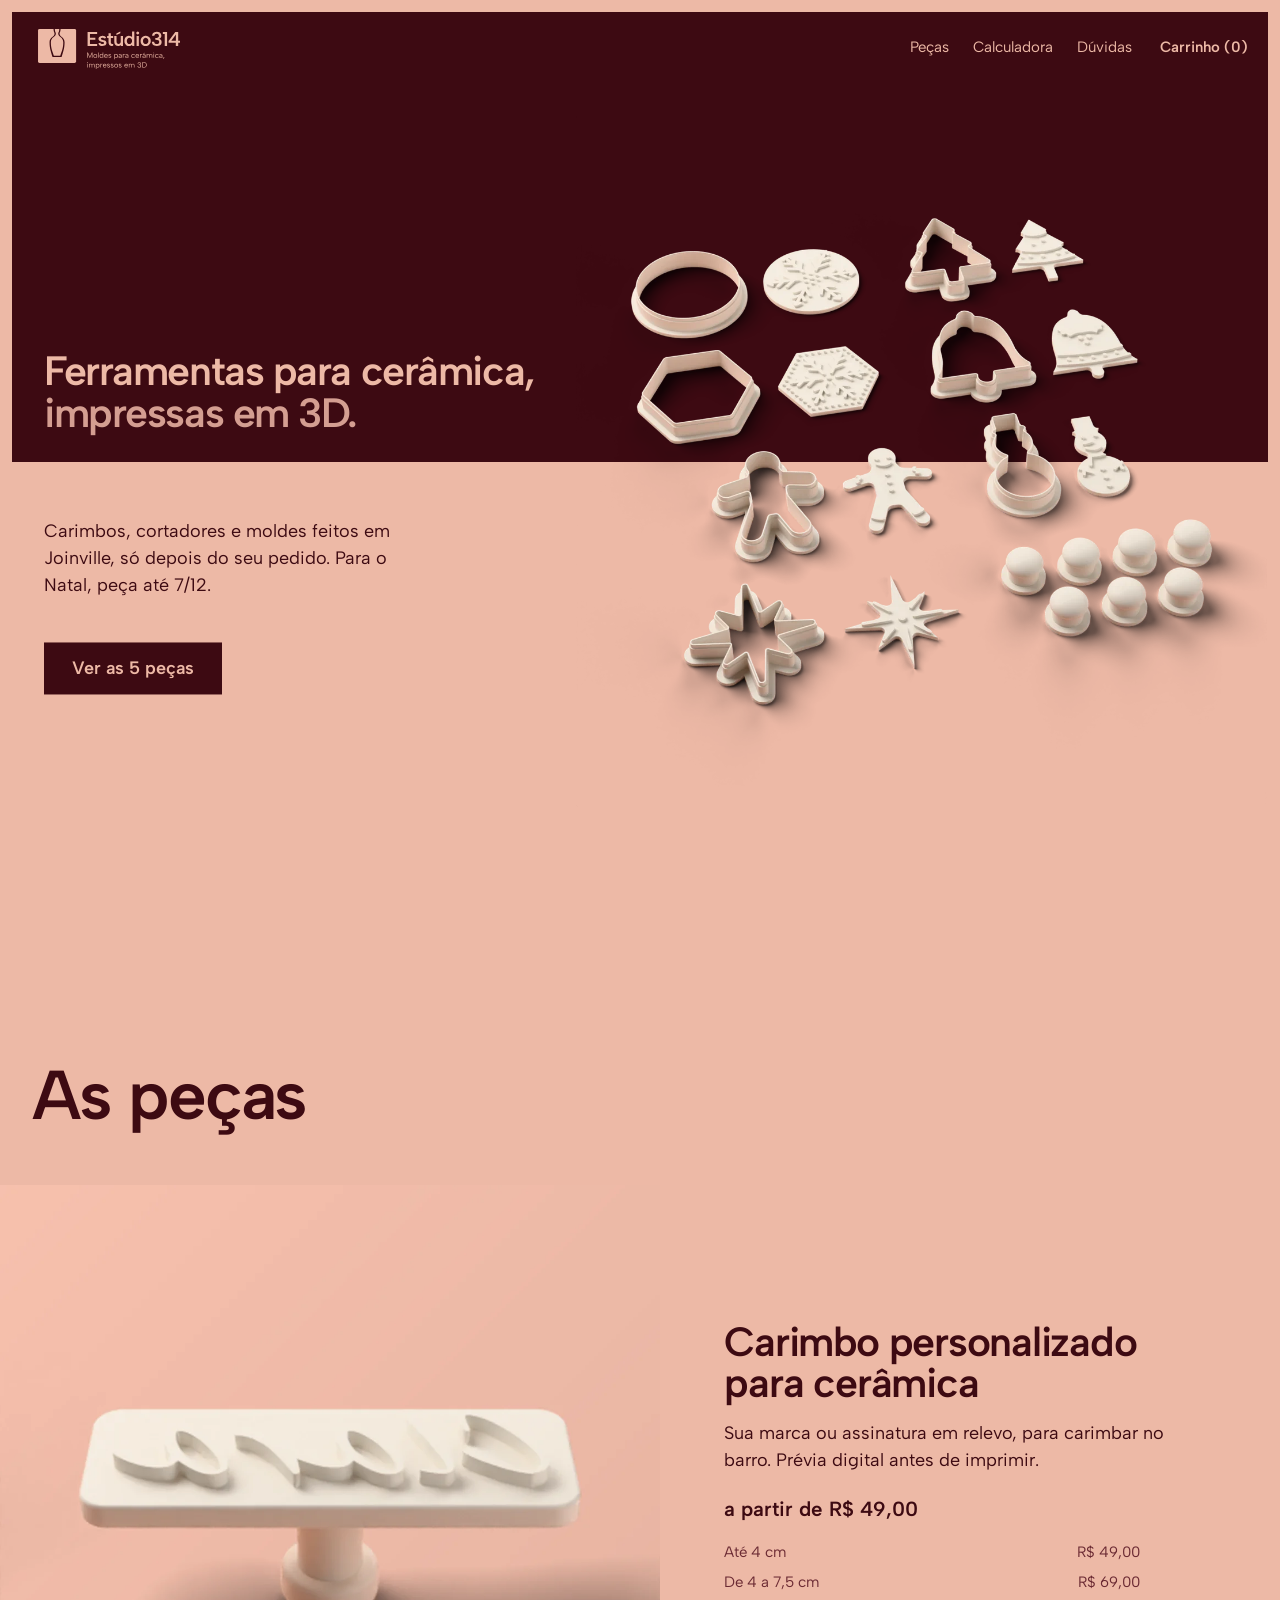
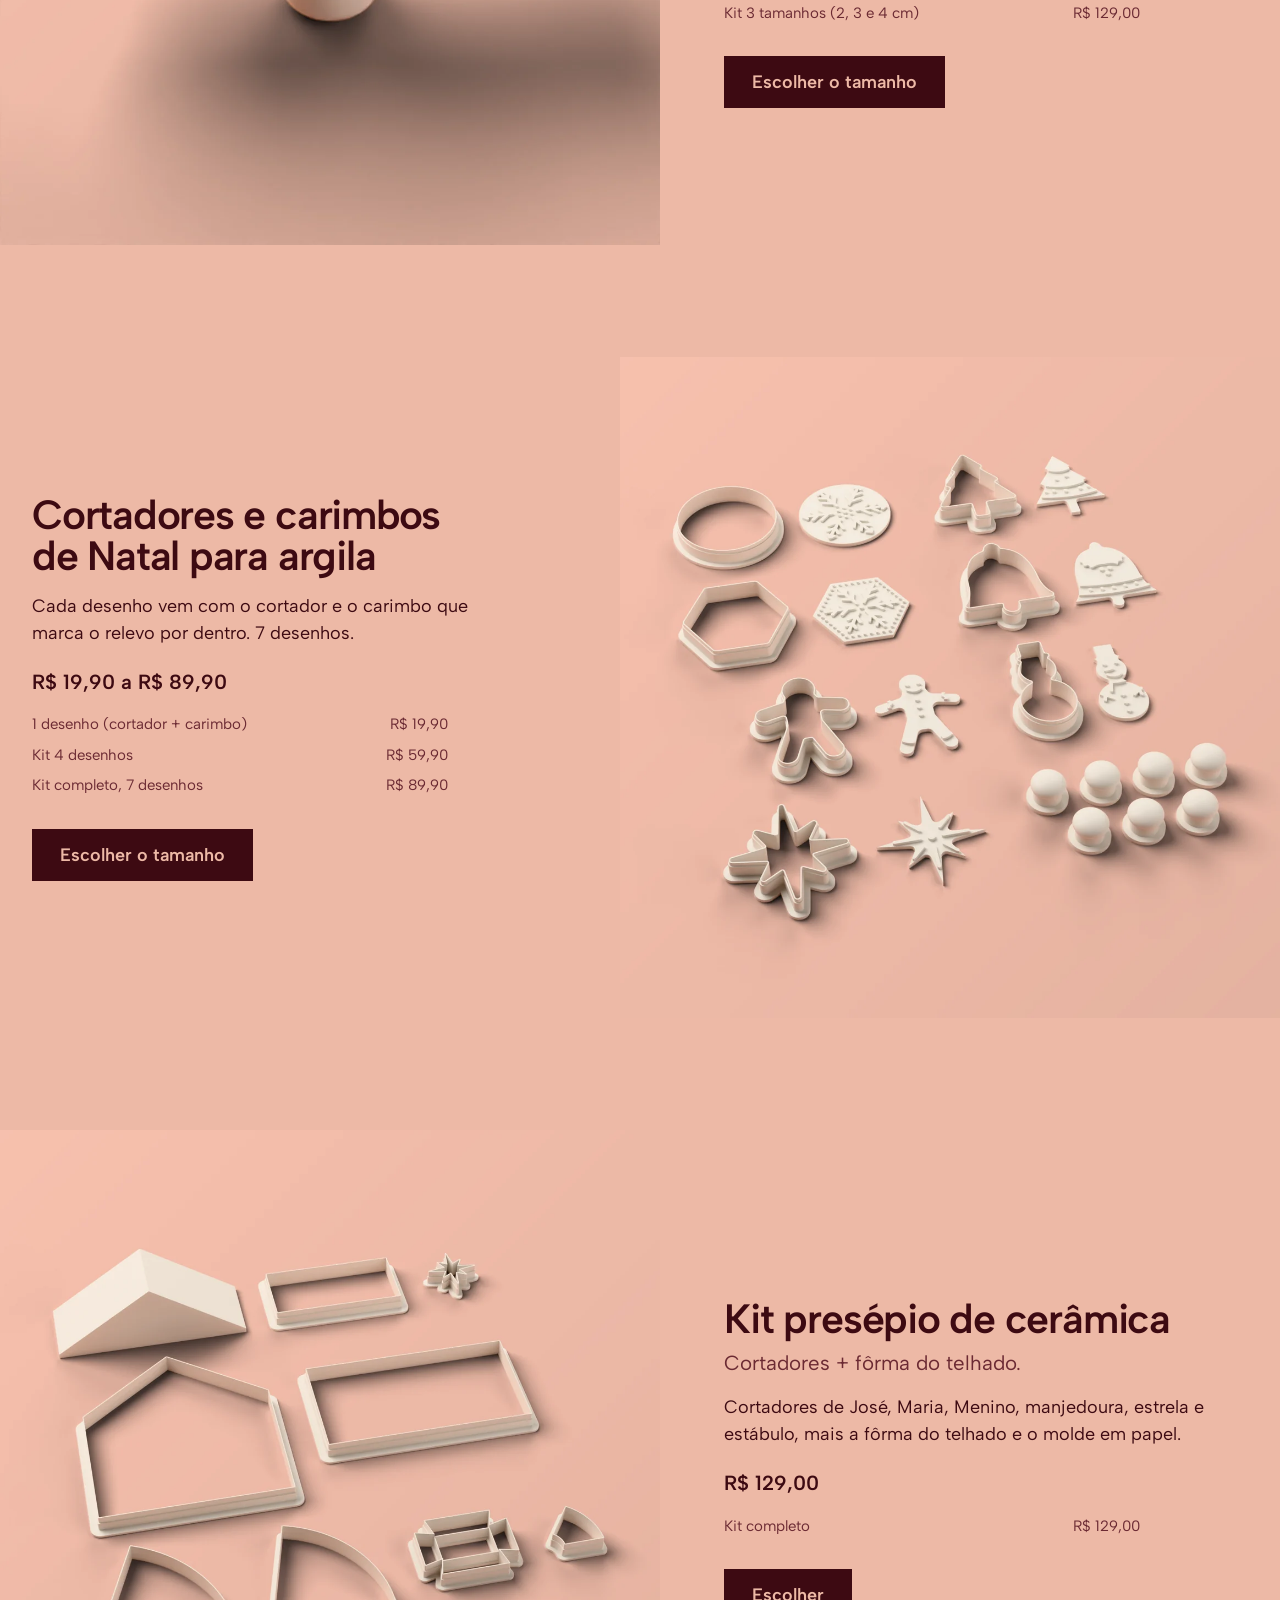
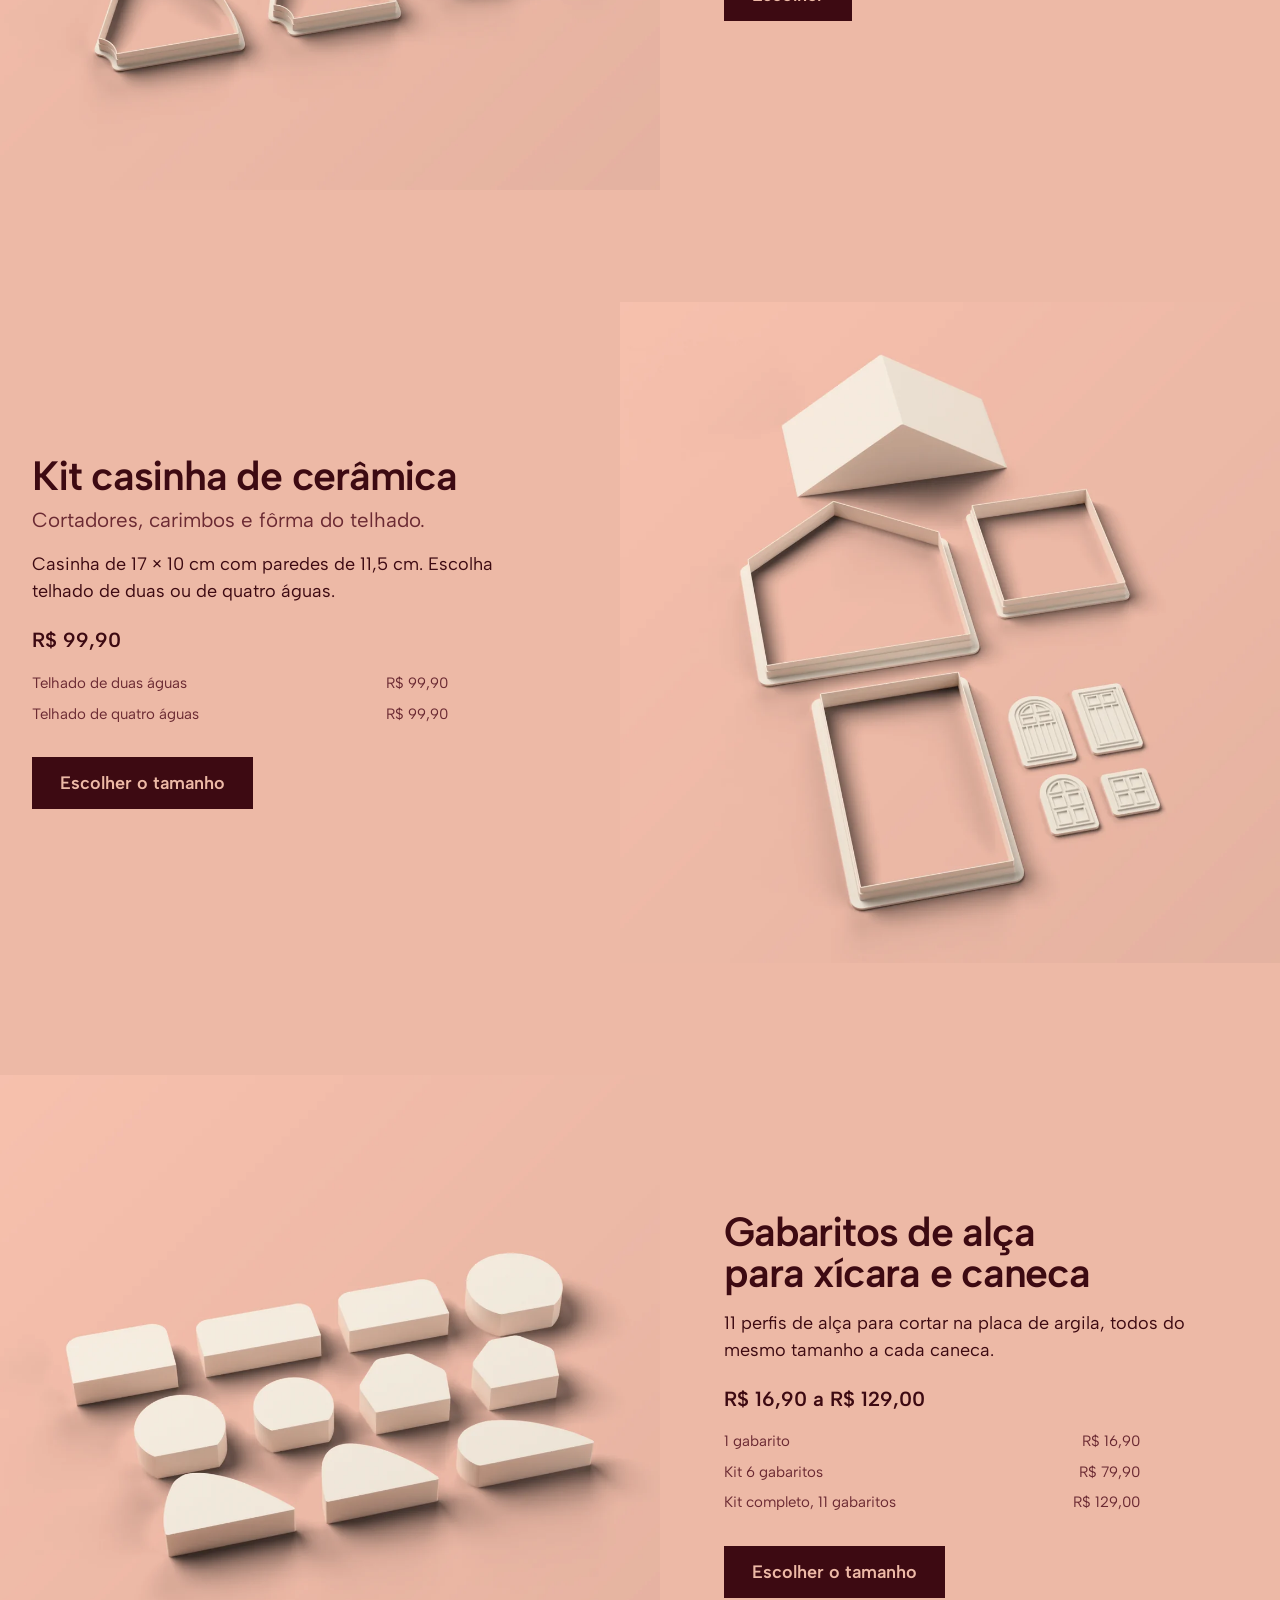
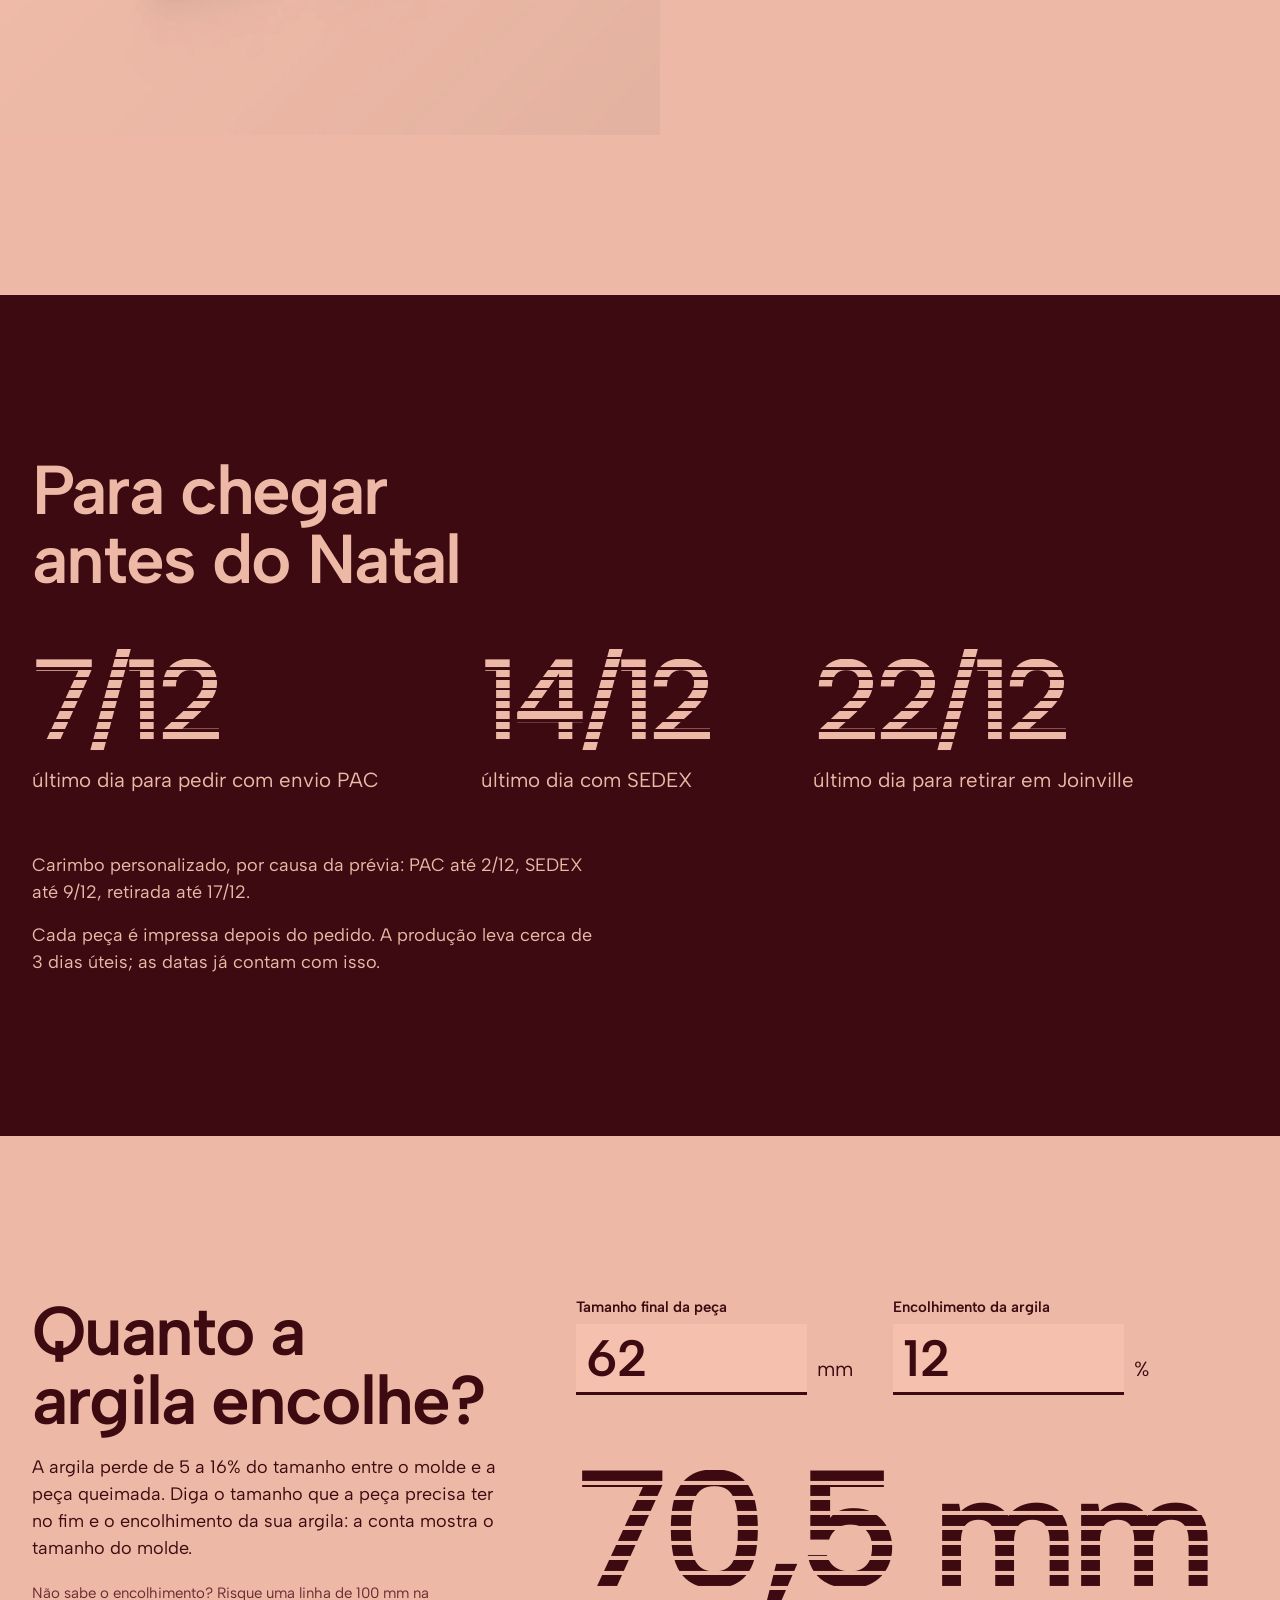
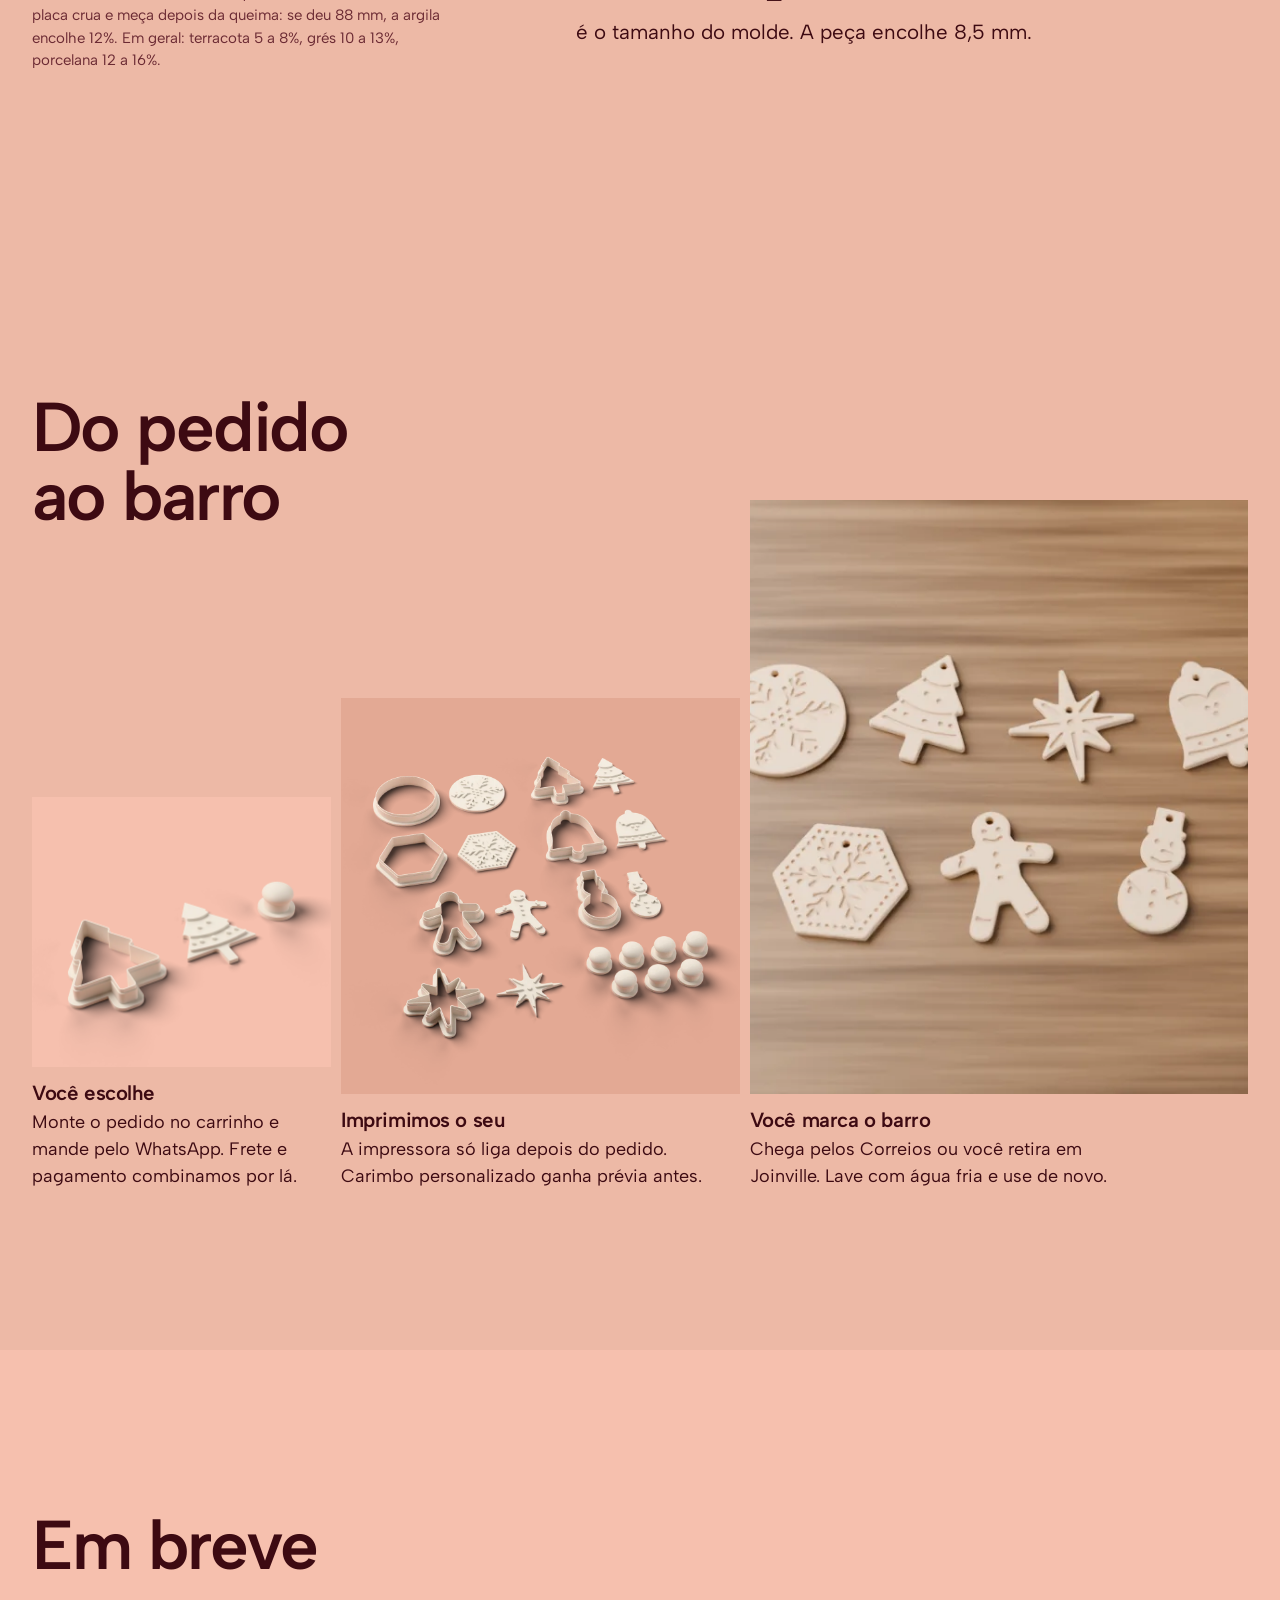
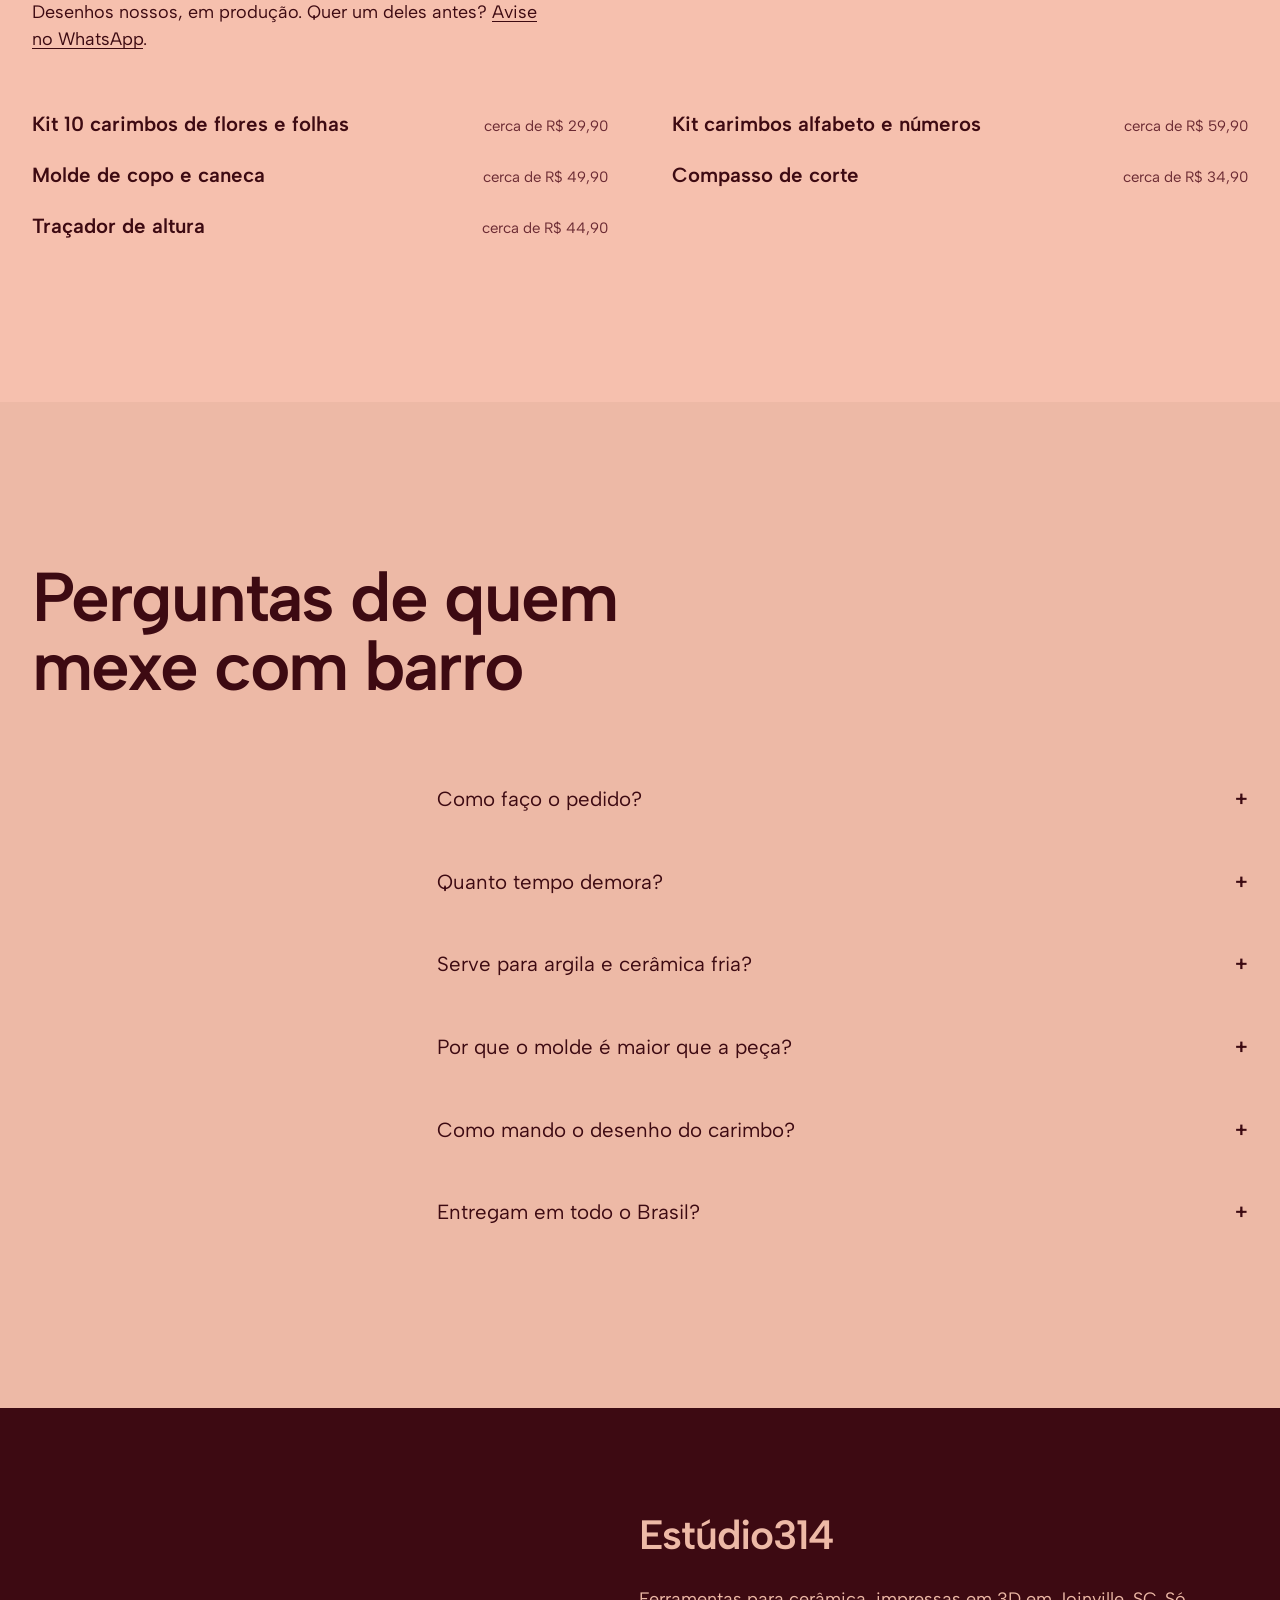
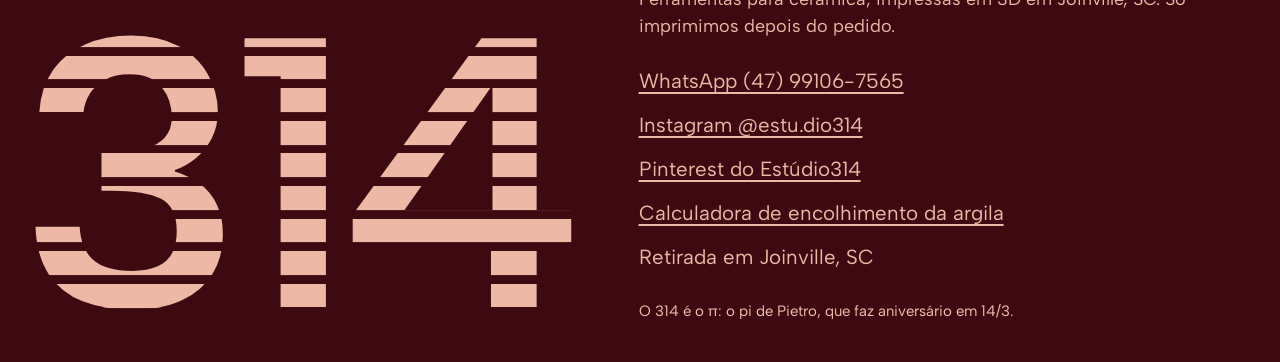
<file: index.html>
<!doctype html>
<html lang="pt-BR">
<head>
<meta charset="utf-8">
<meta name="viewport" content="width=device-width, initial-scale=1">
<title>Estúdio314: ferramentas para cerâmica impressas em 3D</title>
<meta name="description" content="Carimbos personalizados, cortadores de argila, moldes e gabaritos impressos em 3D em Joinville/SC. Feitos sob demanda para ceramistas e ateliês.">
<link rel="canonical" href="https://estudio314.com.br/">
<meta property="og:type" content="website">
<meta property="og:locale" content="pt_BR">
<meta property="og:site_name" content="Estúdio314">
<meta property="og:title" content="Estúdio314: ferramentas para cerâmica impressas em 3D">
<meta property="og:description" content="Carimbos personalizados, cortadores de argila, moldes e gabaritos impressos em 3D em Joinville/SC. Feitos sob demanda para ceramistas e ateliês.">
<meta property="og:url" content="https://estudio314.com.br/">
<meta property="og:image" content="https://estudio314.com.br/img/og/kit-natal-kit7.jpg">
<meta property="og:image:type" content="image/jpeg">
<meta property="og:image:width" content="1200">
<meta property="og:image:height" content="630">
<meta name="theme-color" content="#3D0A12">
<link rel="icon" href="/icone.svg" type="image/svg+xml">
<link rel="preload" href="/fontes/AlbertSans-Regular.ttf" as="font" type="font/ttf" crossorigin>
<link rel="stylesheet" href="/css/loja.css">
<script type="application/ld+json">{"@context":"https://schema.org","@type":"Organization","@id":"https://estudio314.com.br/#negocio","name":"Estúdio314","url":"https://estudio314.com.br","logo":"https://estudio314.com.br/icone.svg","telephone":"+55-47-99106-7565","sameAs":["https://www.instagram.com/estu.dio314/","https://br.pinterest.com/estudio314ceramica/"],"address":{"@type":"PostalAddress","addressLocality":"Joinville","addressRegion":"SC","addressCountry":"BR"}}</script>
<script src="/js/catalogo.js" defer></script>
<script src="/js/loja.js" type="module"></script>
</head>
<body class="home">
<a class="pular" href="#pecas">Pular para as peças</a>
<header class="heroi">
  <div class="heroi-painel">
    <div class="barra barra-escura"><a class="marca" href="/" aria-label="Estúdio314, página inicial"><img src="/img/marca/estudio314-horizontal-biscoito.svg" alt="" width="151" height="45"></a><nav aria-label="Principal"><a href="/#pecas">Peças</a><a href="/calculadora-de-encolhimento/">Calculadora</a><a href="/#perguntas">Dúvidas</a></nav><button class="botao-carrinho" type="button" data-abrir-carrinho aria-haspopup="dialog">Carrinho <span data-contagem>(0)</span></button></div>
  </div>
  <img class="heroi-objeto" src="/img/produtos/recorte/kit-natal-kit7.webp" alt="Os 7 cortadores e carimbos de Natal, impressos em PLA claro" width="1200" height="1200" fetchpriority="high">
  <div class="heroi-texto">
    <h1>Ferramentas para cerâmica, <span>impressas em 3D.</span></h1>
    <p>Carimbos, cortadores e moldes feitos em Joinville, só depois do seu pedido. Para o Natal, peça até 7/12.</p>
    <a class="botao" href="#pecas">Ver as 5 peças</a>
  </div>
</header>
<main>
<section class="pecas" id="pecas" aria-labelledby="pecas-titulo">
  <h2 id="pecas-titulo">As peças</h2>
  <ul class="lista-pecas">
  <li class="peca">
    <a class="peca-foto" href="/produto/carimbo-personalizado/" tabindex="-1" aria-hidden="true"><img src="/img/produtos/carimbo-personalizado.webp" alt="" width="1200" height="1200" loading="lazy"></a>
    <div class="peca-texto">
      <h3><a href="/produto/carimbo-personalizado/">Carimbo personalizado para cerâmica</a></h3>
      <p>Sua marca ou assinatura em relevo, para carimbar no barro. Prévia digital antes de imprimir.</p>
      <p class="peca-preco">a partir de R$ 49,00</p>
      <ul class="peca-variantes"><li>Até 4 cm <span>R$ 49,00</span></li><li>De 4 a 7,5 cm <span>R$ 69,00</span></li><li>Kit 3 tamanhos (2, 3 e 4 cm) <span>R$ 129,00</span></li></ul>
      <a class="botao botao-claro" href="/produto/carimbo-personalizado/">Escolher o tamanho<span class="sr"> — Carimbo personalizado para cerâmica</span></a>
    </div>
  </li>
  <li class="peca peca-inversa">
    <a class="peca-foto" href="/produto/kit-natal/" tabindex="-1" aria-hidden="true"><img src="/img/produtos/kit-natal-kit7.webp" alt="" width="1200" height="1200" loading="lazy"></a>
    <div class="peca-texto">
      <h3><a href="/produto/kit-natal/">Cortadores e carimbos de Natal para argila</a></h3>
      <p>Cada desenho vem com o cortador e o carimbo que marca o relevo por dentro. 7 desenhos.</p>
      <p class="peca-preco">R$ 19,90 a R$ 89,90</p>
      <ul class="peca-variantes"><li>1 desenho (cortador + carimbo) <span>R$ 19,90</span></li><li>Kit 4 desenhos <span>R$ 59,90</span></li><li>Kit completo, 7 desenhos <span>R$ 89,90</span></li></ul>
      <a class="botao botao-claro" href="/produto/kit-natal/">Escolher o tamanho<span class="sr"> — Cortadores e carimbos de Natal para argila</span></a>
    </div>
  </li>
  <li class="peca">
    <a class="peca-foto" href="/produto/presepio/" tabindex="-1" aria-hidden="true"><img src="/img/produtos/presepio-kit.webp" alt="" width="1200" height="1200" loading="lazy"></a>
    <div class="peca-texto">
      <h3><a href="/produto/presepio/">Kit presépio de cerâmica</a></h3><p class="peca-extra">Cortadores + fôrma do telhado.</p>
      <p>Cortadores de José, Maria, Menino, manjedoura, estrela e estábulo, mais a fôrma do telhado e o molde em papel.</p>
      <p class="peca-preco">R$ 129,00</p>
      <ul class="peca-variantes"><li>Kit completo <span>R$ 129,00</span></li></ul>
      <a class="botao botao-claro" href="/produto/presepio/">Escolher<span class="sr"> — Kit presépio de cerâmica (cortadores + fôrma do telhado)</span></a>
    </div>
  </li>
  <li class="peca peca-inversa">
    <a class="peca-foto" href="/produto/casinha/" tabindex="-1" aria-hidden="true"><img src="/img/produtos/casinha-duas-aguas.webp" alt="" width="1200" height="1200" loading="lazy"></a>
    <div class="peca-texto">
      <h3><a href="/produto/casinha/">Kit casinha de cerâmica</a></h3><p class="peca-extra">Cortadores, carimbos e fôrma do telhado.</p>
      <p>Casinha de 17 × 10 cm com paredes de 11,5 cm. Escolha telhado de duas ou de quatro águas.</p>
      <p class="peca-preco">R$ 99,90</p>
      <ul class="peca-variantes"><li>Telhado de duas águas <span>R$ 99,90</span></li><li>Telhado de quatro águas <span>R$ 99,90</span></li></ul>
      <a class="botao botao-claro" href="/produto/casinha/">Escolher o tamanho<span class="sr"> — Kit casinha de cerâmica (cortadores, carimbos e fôrma do telhado)</span></a>
    </div>
  </li>
  <li class="peca">
    <a class="peca-foto" href="/produto/gabaritos-alca/" tabindex="-1" aria-hidden="true"><img src="/img/produtos/gabaritos-alca-kit11.webp" alt="" width="1200" height="1200" loading="lazy"></a>
    <div class="peca-texto">
      <h3><a href="/produto/gabaritos-alca/">Gabaritos de alça para xícara e caneca</a></h3>
      <p>11 perfis de alça para cortar na placa de argila, todos do mesmo tamanho a cada caneca.</p>
      <p class="peca-preco">R$ 16,90 a R$ 129,00</p>
      <ul class="peca-variantes"><li>1 gabarito <span>R$ 16,90</span></li><li>Kit 6 gabaritos <span>R$ 79,90</span></li><li>Kit completo, 11 gabaritos <span>R$ 129,00</span></li></ul>
      <a class="botao botao-claro" href="/produto/gabaritos-alca/">Escolher o tamanho<span class="sr"> — Gabaritos de alça para xícara e caneca</span></a>
    </div>
  </li>
  </ul>
</section>

<section class="natal" aria-labelledby="natal-titulo">
  <h2 id="natal-titulo">Para chegar antes do Natal</h2>
  <div class="natal-datas">
    <p><strong>7/12</strong> último dia para pedir com envio PAC</p>
    <p><strong>14/12</strong> último dia com SEDEX</p>
    <p><strong>22/12</strong> último dia para retirar em Joinville</p>
  </div>
  <p>Carimbo personalizado, por causa da prévia: PAC até 2/12, SEDEX até 9/12, retirada até 17/12.</p>
  <p>Cada peça é impressa depois do pedido. A produção leva cerca de 3 dias úteis; as datas já contam com isso.</p>
</section>

<section class="calc" id="calculadora" aria-labelledby="calc-titulo">
  <div class="calc-texto">
    <h2 id="calc-titulo">Quanto a argila encolhe?</h2>
    <p>A argila perde de 5 a 16% do tamanho entre o molde e a peça queimada. Diga o tamanho que a peça precisa ter no fim e o encolhimento da sua argila: a conta mostra o tamanho do molde.</p>
    <p class="calc-dica">Não sabe o encolhimento? Risque uma linha de 100 mm na placa crua e meça depois da queima: se deu 88 mm, a argila encolhe 12%. Em geral: terracota 5 a 8%, grés 10 a 13%, porcelana 12 a 16%.</p>
  </div>
  <form class="calc-form" data-calc>
    <div class="calc-entradas">
    <label>Tamanho final da peça <span class="entrada"><input name="final" type="number" inputmode="decimal" min="1" step="0.1" value="62" required> mm</span></label>
    <label>Encolhimento da argila <span class="entrada"><input name="pct" type="number" inputmode="decimal" min="0" max="40" step="0.1" value="12" required> %</span></label>
    </div>
    <output name="resultado" class="calc-resultado" aria-live="polite">
      <span class="calc-numero" data-molde>70,5 mm</span>
      <span data-detalhe>é o tamanho do molde. A peça encolhe 8,5 mm.</span>
    </output>
    <noscript><p>A conta: tamanho do molde = tamanho final ÷ (1 − encolhimento). Com 12%: tamanho final × 1,136.</p></noscript>
  </form>
</section>
<section class="passos" aria-labelledby="passos-titulo">
  <h2 id="passos-titulo">Do pedido ao barro</h2>
  <ol class="passos-lista">
    <li class="passo passo-1"><div class="passo-tile"><img src="/img/produtos/recorte/kit-natal-par.webp" alt="" width="1200" height="1200" loading="lazy"></div><h3>Você escolhe</h3><p>Monte o pedido no carrinho e mande pelo WhatsApp. Frete e pagamento combinamos por lá.</p></li>
    <li class="passo passo-2"><div class="passo-tile"><img src="/img/produtos/recorte/kit-natal-kit7.webp" alt="" width="1200" height="1200" loading="lazy"></div><h3>Imprimimos o seu</h3><p>A impressora só liga depois do pedido. Carimbo personalizado ganha prévia antes.</p></li>
    <li class="passo passo-3"><div class="passo-tile"><img src="/img/produtos/kit-natal-resultado-mesa.webp" alt="" width="1200" height="1200" loading="lazy"></div><h3>Você marca o barro</h3><p>Chega pelos Correios ou você retira em Joinville. Lave com água fria e use de novo.</p></li>
  </ol>
</section>
<section class="em-breve" aria-labelledby="eb-titulo">
  <h2 id="eb-titulo">Em breve</h2>
  <p>Desenhos nossos, em produção. Quer um deles antes? <a href="https://wa.me/5547991067565?text=Oi!%20Quero%20saber%20quando%20sai%20um%20dos%20itens%20em%20breve%20do%20Est%C3%BAdio314.">Avise no WhatsApp</a>.</p>
  <ul class="eb-lista"><li><span class="eb-nome">Kit 10 carimbos de flores e folhas</span> <span class="eb-preco">cerca de R$ 29,90</span></li><li><span class="eb-nome">Kit carimbos alfabeto e números</span> <span class="eb-preco">cerca de R$ 59,90</span></li><li><span class="eb-nome">Molde de copo e caneca</span> <span class="eb-preco">cerca de R$ 49,90</span></li><li><span class="eb-nome">Compasso de corte</span> <span class="eb-preco">cerca de R$ 34,90</span></li><li><span class="eb-nome">Traçador de altura</span> <span class="eb-preco">cerca de R$ 44,90</span></li></ul>
</section>
<section class="perguntas" id="perguntas" aria-labelledby="perguntas-titulo">
  <h2 id="perguntas-titulo">Perguntas de quem mexe com barro</h2>
  <div class="perguntas-lista">
    <details><summary>Como faço o pedido?</summary><p>Escolha as peças, abra o carrinho e toque em “Fechar pedido no WhatsApp”. A mensagem vai pronta com os itens e o total; respondemos com o frete e a forma de pagamento.</p></details>
    <details><summary>Quanto tempo demora?</summary><p>Cada peça é impressa depois do pedido: cerca de 3 dias úteis para produzir, mais o tempo dos Correios. Para o Natal, peça até 7/12 (PAC) ou 14/12 (SEDEX); o carimbo personalizado, até 2/12 (PAC) ou 9/12 (SEDEX).</p></details>
    <details><summary>Serve para argila e cerâmica fria?</summary><p>Serve para argila, cerâmica fria, biscuit e massinha. As peças são de PLA: lave com água fria e sabão neutro. Não vão ao forno nem à lava-louças, porque o PLA amolece perto de 55 °C.</p></details>
    <details><summary>Por que o molde é maior que a peça?</summary><p>A argila encolhe ao secar e queimar. Nossos moldes já vêm 13,6% maiores, para a retração de 12% da maioria das argilas. Para outra argila, use a <a href="/calculadora-de-encolhimento/">calculadora</a>.</p></details>
    <details><summary>Como mando o desenho do carimbo?</summary><p>Depois do pedido, mande a logo, a assinatura ou o desenho pelo WhatsApp. Mostramos a prévia espelhada e a marca no barro antes de imprimir. O traço precisa ter pelo menos 0,4 mm.</p></details>
    <details><summary>Entregam em todo o Brasil?</summary><p>Sim, pelos Correios. Em Joinville você também pode retirar a encomenda.</p></details>
  </div>
</section>
</main>

<footer class="rodape">
  <p class="rodape-314" aria-hidden="true">314</p>
  <div class="rodape-texto">
    <p class="rodape-assina">Estúdio314</p>
    <p>Ferramentas para cerâmica, impressas em 3D em Joinville, SC. Só imprimimos depois do pedido.</p>
    <ul>
      <li><a href="https://wa.me/5547991067565?text=Oi!%20Vim%20pelo%20site%20do%20Est%C3%BAdio314.">WhatsApp (47) 99106-7565</a></li>
      <li><a href="https://www.instagram.com/estu.dio314/">Instagram @estu.dio314</a></li>
      <li><a href="https://br.pinterest.com/estudio314ceramica/">Pinterest do Estúdio314</a></li>
      <li><a href="/calculadora-de-encolhimento/">Calculadora de encolhimento da argila</a></li>
      <li>Retirada em Joinville, SC</li>
    </ul>
    <p class="rodape-nota">O 314 é o π: o pi de Pietro, que faz aniversário em 14/3.</p>
  </div>
</footer>

<dialog class="carrinho" id="carrinho" aria-labelledby="carrinho-titulo">
  <div class="carrinho-topo">
    <h2 id="carrinho-titulo">Seu pedido</h2>
    <button type="button" class="fechar" data-fechar-carrinho>Fechar</button>
  </div>
  <p class="vazio" data-vazio>O carrinho está vazio. <a href="/#pecas">Ver as peças</a></p>
  <ul class="itens" data-itens></ul>
  <form class="fechar-pedido" data-fechar-pedido hidden>
    <p class="total">Total das peças <strong data-total>R$ 0,00</strong></p>
    <fieldset>
      <legend>Entrega</legend>
      <label><input type="radio" name="entrega" value="correios" checked> Correios, para todo o Brasil</label>
      <label><input type="radio" name="entrega" value="retirada"> Retirar em Joinville</label>
    </fieldset>
    <label class="campo" data-campo-cep>CEP para calcular o frete <input name="cep" inputmode="numeric" autocomplete="postal-code" maxlength="9" spellcheck="false" placeholder="89200-000"></label>
    <label class="campo">Seu nome <input name="nome" autocomplete="name"></label>
    <button class="botao" type="submit">Fechar pedido no WhatsApp</button>
    <p class="nota">Abre o WhatsApp com o pedido escrito. Frete e pagamento a gente combina por lá. Natal: Correios PAC até 7/12, SEDEX até 14/12, retirada até 22/12. Carimbo personalizado: PAC até 2/12, SEDEX até 9/12, retirada até 17/12.</p>
  </form>
</dialog>
</body>
</html>
</file>
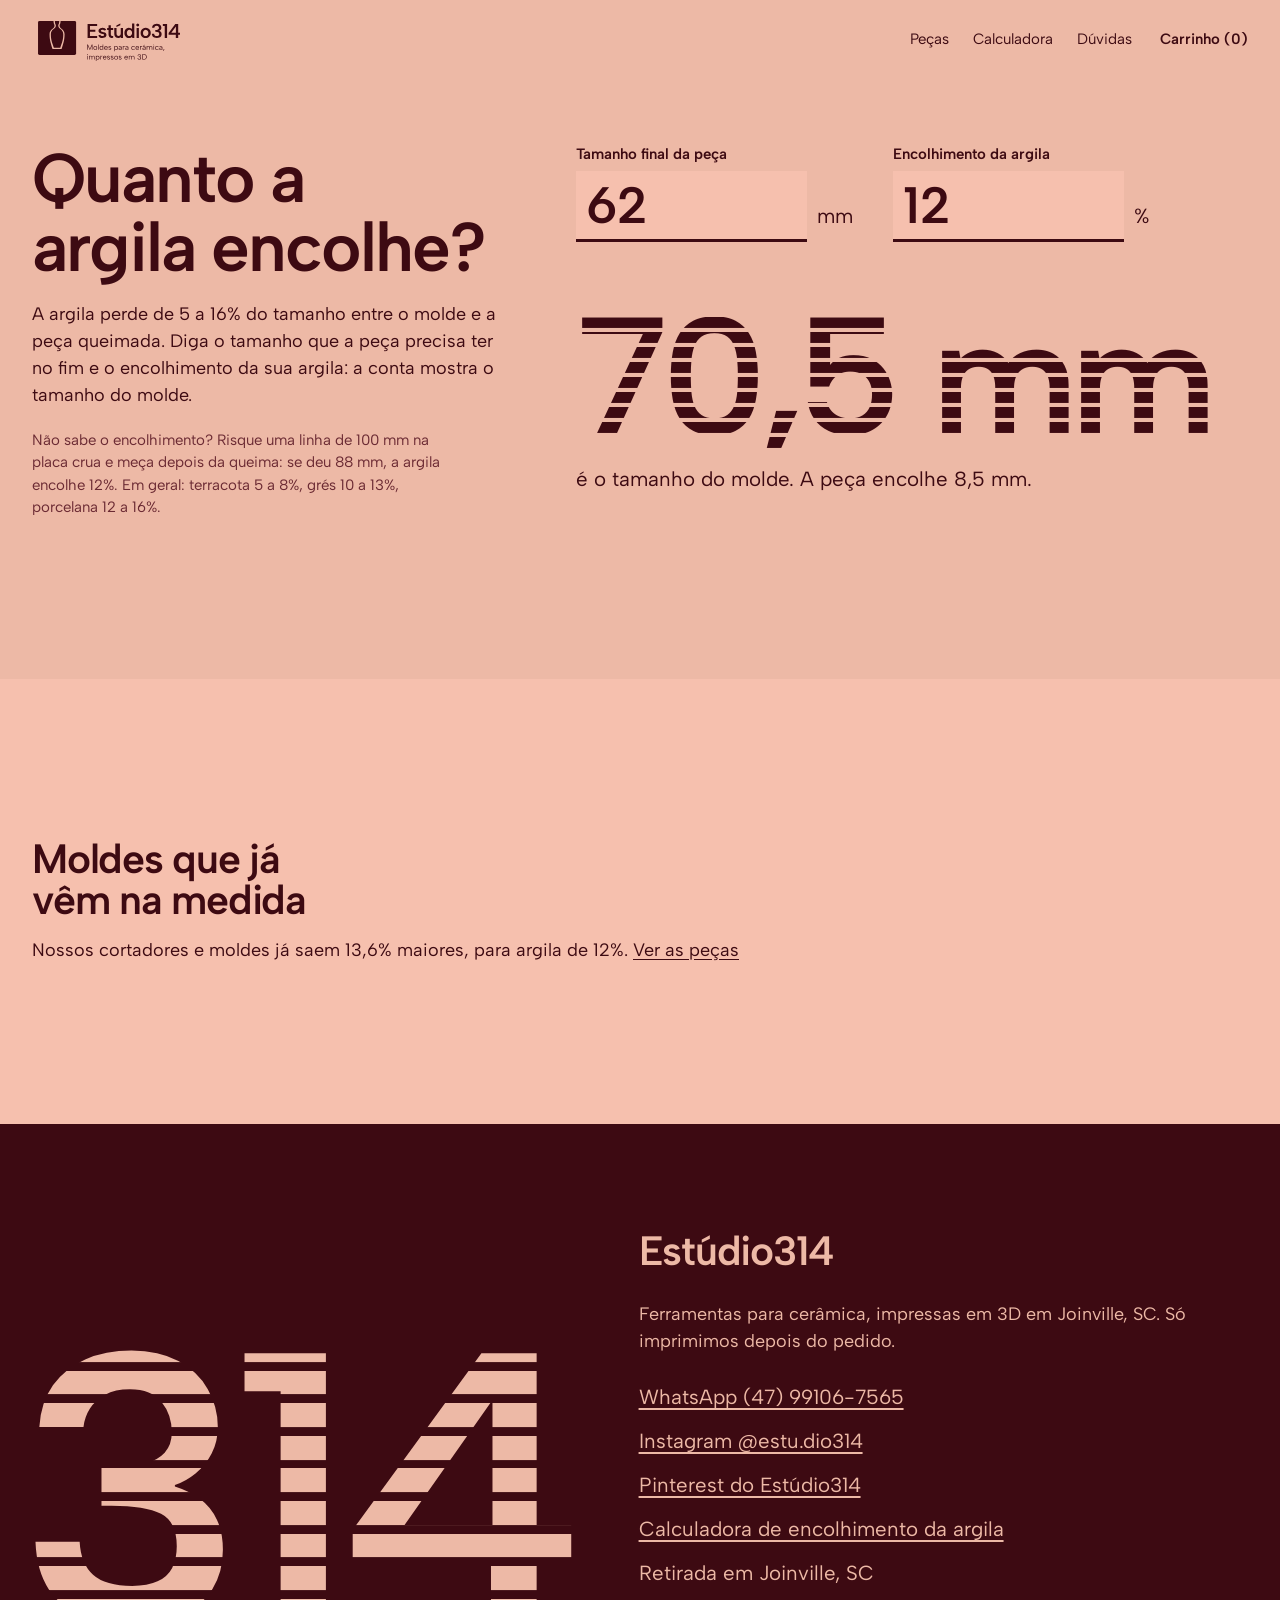
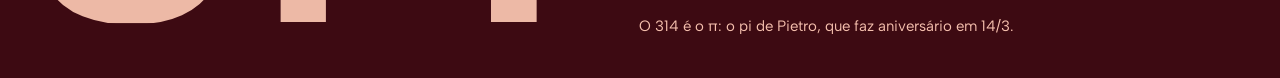
<file: calculadora-de-encolhimento/index.html>
<!doctype html>
<html lang="pt-BR">
<head>
<meta charset="utf-8">
<meta name="viewport" content="width=device-width, initial-scale=1">
<title>Calculadora de encolhimento da argila | Estúdio314</title>
<meta name="description" content="Calcule o tamanho do molde a partir do tamanho final da peça e do encolhimento da sua argila. Grátis, direto no navegador.">
<link rel="canonical" href="https://estudio314.com.br/calculadora-de-encolhimento/">
<meta property="og:type" content="website">
<meta property="og:locale" content="pt_BR">
<meta property="og:site_name" content="Estúdio314">
<meta property="og:title" content="Calculadora de encolhimento da argila | Estúdio314">
<meta property="og:description" content="Calcule o tamanho do molde a partir do tamanho final da peça e do encolhimento da sua argila. Grátis, direto no navegador.">
<meta property="og:url" content="https://estudio314.com.br/calculadora-de-encolhimento/">
<meta property="og:image" content="https://estudio314.com.br/img/og/kit-natal-resultado-mesa.jpg">
<meta property="og:image:type" content="image/jpeg">
<meta property="og:image:width" content="1200">
<meta property="og:image:height" content="630">
<meta name="theme-color" content="#3D0A12">
<link rel="icon" href="/icone.svg" type="image/svg+xml">
<link rel="preload" href="/fontes/AlbertSans-Regular.ttf" as="font" type="font/ttf" crossorigin>
<link rel="stylesheet" href="/css/loja.css">
<script type="application/ld+json">{"@context":"https://schema.org","@type":"WebApplication","name":"Calculadora de encolhimento da argila","applicationCategory":"UtilitiesApplication","operatingSystem":"Qualquer navegador","offers":{"@type":"Offer","price":"0","priceCurrency":"BRL"},"url":"https://estudio314.com.br/calculadora-de-encolhimento/"}</script>
<script src="/js/catalogo.js" defer></script>
<script src="/js/loja.js" type="module"></script>
</head>
<body class="pagina-calc">
<a class="pular" href="#calculadora">Pular para a calculadora</a>
<header class="barra"><a class="marca" href="/" aria-label="Estúdio314, página inicial"><img src="/img/marca/estudio314-horizontal-sangue.svg" alt="" width="151" height="45"></a><nav aria-label="Principal"><a href="/#pecas">Peças</a><a href="/calculadora-de-encolhimento/">Calculadora</a><a href="/#perguntas">Dúvidas</a></nav><button class="botao-carrinho" type="button" data-abrir-carrinho aria-haspopup="dialog">Carrinho <span data-contagem>(0)</span></button></header>
<main>
<section class="calc" id="calculadora" aria-labelledby="calc-titulo">
  <div class="calc-texto">
    <h1 id="calc-titulo">Quanto a argila encolhe?</h1>
    <p>A argila perde de 5 a 16% do tamanho entre o molde e a peça queimada. Diga o tamanho que a peça precisa ter no fim e o encolhimento da sua argila: a conta mostra o tamanho do molde.</p>
    <p class="calc-dica">Não sabe o encolhimento? Risque uma linha de 100 mm na placa crua e meça depois da queima: se deu 88 mm, a argila encolhe 12%. Em geral: terracota 5 a 8%, grés 10 a 13%, porcelana 12 a 16%.</p>
  </div>
  <form class="calc-form" data-calc>
    <div class="calc-entradas">
    <label>Tamanho final da peça <span class="entrada"><input name="final" type="number" inputmode="decimal" min="1" step="0.1" value="62" required> mm</span></label>
    <label>Encolhimento da argila <span class="entrada"><input name="pct" type="number" inputmode="decimal" min="0" max="40" step="0.1" value="12" required> %</span></label>
    </div>
    <output name="resultado" class="calc-resultado" aria-live="polite">
      <span class="calc-numero" data-molde>70,5 mm</span>
      <span data-detalhe>é o tamanho do molde. A peça encolhe 8,5 mm.</span>
    </output>
    <noscript><p>A conta: tamanho do molde = tamanho final ÷ (1 − encolhimento). Com 12%: tamanho final × 1,136.</p></noscript>
  </form>
</section>
<section class="calc-pecas"><h2>Moldes que já vêm na medida</h2><p>Nossos cortadores e moldes já saem 13,6% maiores, para argila de 12%. <a href="/#pecas">Ver as peças</a></p></section>
</main>

<footer class="rodape">
  <p class="rodape-314" aria-hidden="true">314</p>
  <div class="rodape-texto">
    <p class="rodape-assina">Estúdio314</p>
    <p>Ferramentas para cerâmica, impressas em 3D em Joinville, SC. Só imprimimos depois do pedido.</p>
    <ul>
      <li><a href="https://wa.me/5547991067565?text=Oi!%20Vim%20pelo%20site%20do%20Est%C3%BAdio314.">WhatsApp (47) 99106-7565</a></li>
      <li><a href="https://www.instagram.com/estu.dio314/">Instagram @estu.dio314</a></li>
      <li><a href="https://br.pinterest.com/estudio314ceramica/">Pinterest do Estúdio314</a></li>
      <li><a href="/calculadora-de-encolhimento/">Calculadora de encolhimento da argila</a></li>
      <li>Retirada em Joinville, SC</li>
    </ul>
    <p class="rodape-nota">O 314 é o π: o pi de Pietro, que faz aniversário em 14/3.</p>
  </div>
</footer>

<dialog class="carrinho" id="carrinho" aria-labelledby="carrinho-titulo">
  <div class="carrinho-topo">
    <h2 id="carrinho-titulo">Seu pedido</h2>
    <button type="button" class="fechar" data-fechar-carrinho>Fechar</button>
  </div>
  <p class="vazio" data-vazio>O carrinho está vazio. <a href="/#pecas">Ver as peças</a></p>
  <ul class="itens" data-itens></ul>
  <form class="fechar-pedido" data-fechar-pedido hidden>
    <p class="total">Total das peças <strong data-total>R$ 0,00</strong></p>
    <fieldset>
      <legend>Entrega</legend>
      <label><input type="radio" name="entrega" value="correios" checked> Correios, para todo o Brasil</label>
      <label><input type="radio" name="entrega" value="retirada"> Retirar em Joinville</label>
    </fieldset>
    <label class="campo" data-campo-cep>CEP para calcular o frete <input name="cep" inputmode="numeric" autocomplete="postal-code" maxlength="9" spellcheck="false" placeholder="89200-000"></label>
    <label class="campo">Seu nome <input name="nome" autocomplete="name"></label>
    <button class="botao" type="submit">Fechar pedido no WhatsApp</button>
    <p class="nota">Abre o WhatsApp com o pedido escrito. Frete e pagamento a gente combina por lá. Natal: Correios PAC até 7/12, SEDEX até 14/12, retirada até 22/12. Carimbo personalizado: PAC até 2/12, SEDEX até 9/12, retirada até 17/12.</p>
  </form>
</dialog>
</body>
</html>
</file>
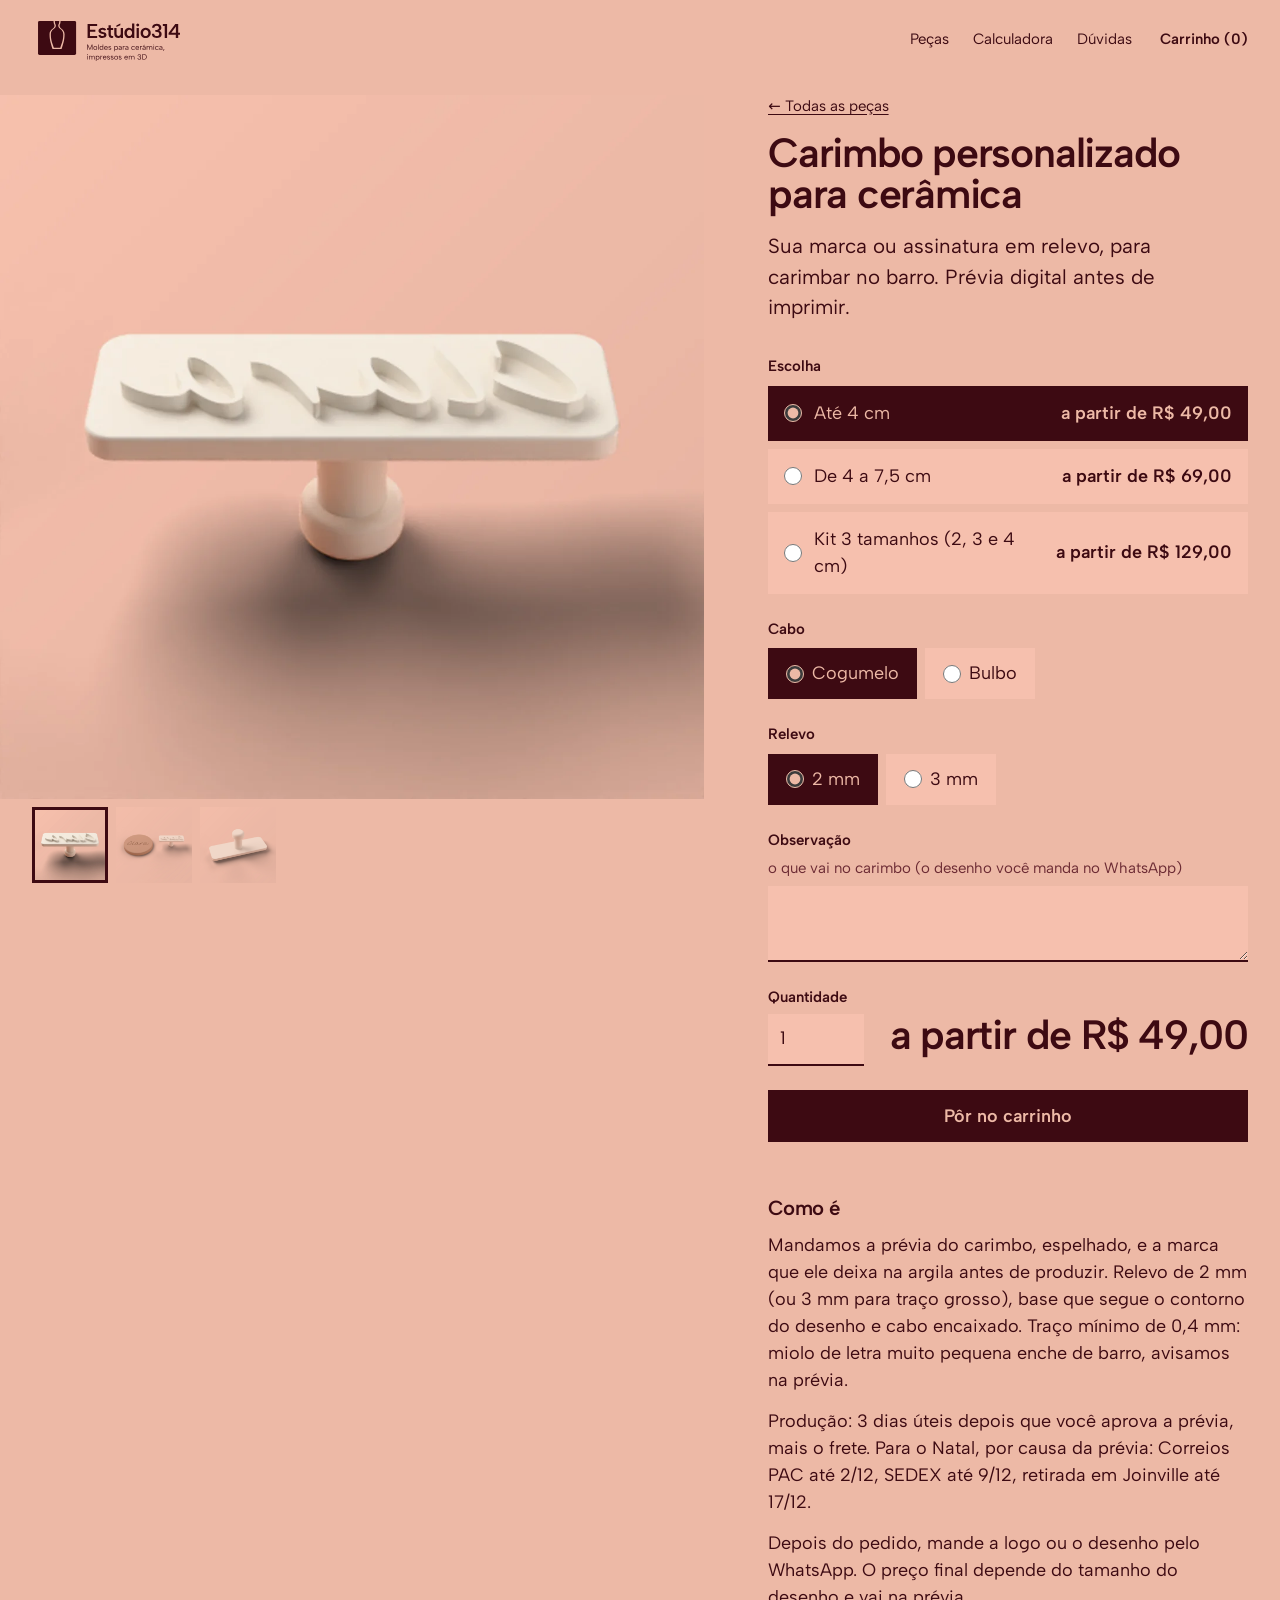
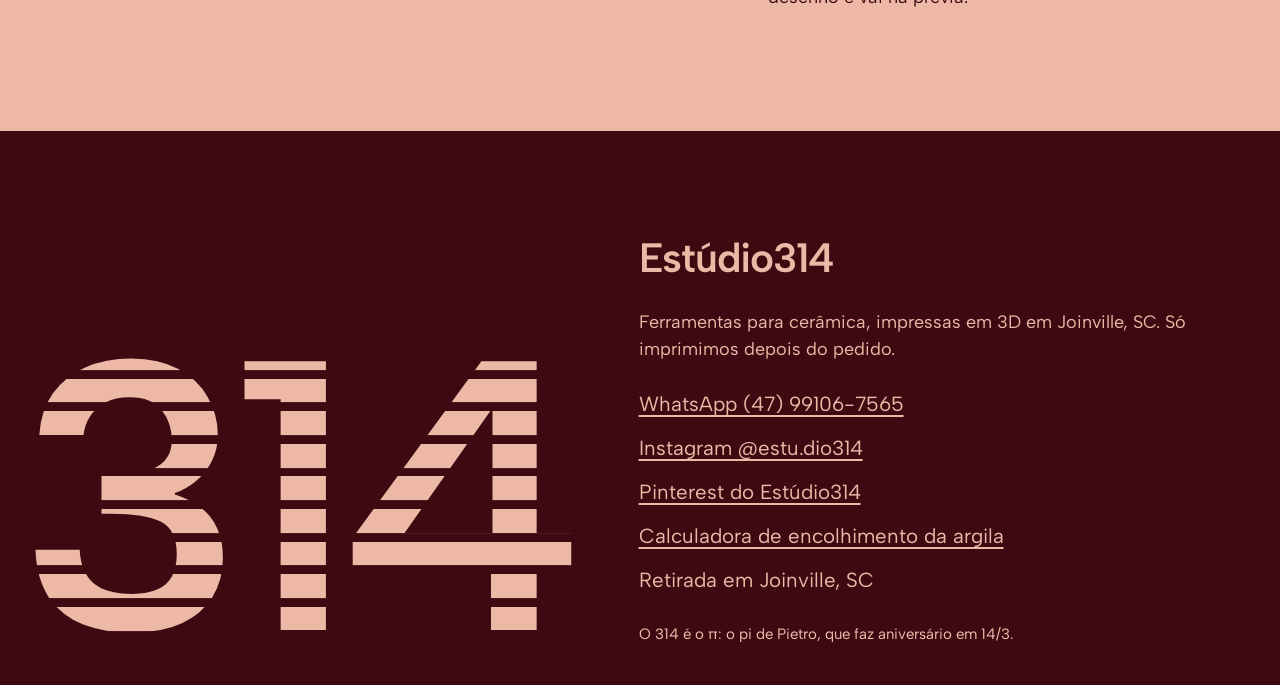
<file: produto/carimbo-personalizado/index.html>
<!doctype html>
<html lang="pt-BR">
<head>
<meta charset="utf-8">
<meta name="viewport" content="width=device-width, initial-scale=1">
<title>Carimbo para cerâmica personalizado com logo | Estúdio314</title>
<meta name="description" content="Sua marca ou assinatura em relevo para carimbar no barro. Você aprova a prévia digital antes da impressão. Pronto em 3 dias úteis, de Joinville/SC.">
<link rel="canonical" href="https://estudio314.com.br/produto/carimbo-personalizado/">
<meta property="og:type" content="website">
<meta property="og:locale" content="pt_BR">
<meta property="og:site_name" content="Estúdio314">
<meta property="og:title" content="Carimbo para cerâmica personalizado com logo | Estúdio314">
<meta property="og:description" content="Sua marca ou assinatura em relevo para carimbar no barro. Você aprova a prévia digital antes da impressão. Pronto em 3 dias úteis, de Joinville/SC.">
<meta property="og:url" content="https://estudio314.com.br/produto/carimbo-personalizado/">
<meta property="og:image" content="https://estudio314.com.br/img/og/carimbo-personalizado.jpg">
<meta property="og:image:type" content="image/jpeg">
<meta property="og:image:width" content="1200">
<meta property="og:image:height" content="630">
<meta name="theme-color" content="#3D0A12">
<link rel="icon" href="/icone.svg" type="image/svg+xml">
<link rel="preload" href="/fontes/AlbertSans-Regular.ttf" as="font" type="font/ttf" crossorigin>
<link rel="stylesheet" href="/css/loja.css">
<script type="application/ld+json">{"@context":"https://schema.org","@id":"https://estudio314.com.br/produto/carimbo-personalizado/#produto","name":"Carimbo personalizado para cerâmica","description":"Mandamos a prévia do carimbo, espelhado, e a marca que ele deixa na argila antes de produzir. Relevo de 2 mm (ou 3 mm para traço grosso), base que segue o contorno do desenho e cabo encaixado. Traço mínimo de 0,4 mm: miolo de letra muito pequena enche de barro, avisamos na prévia.","url":"https://estudio314.com.br/produto/carimbo-personalizado/","image":["https://estudio314.com.br/img/produtos/carimbo-personalizado.webp","https://estudio314.com.br/img/produtos/carimbo-personalizado-marca.webp","https://estudio314.com.br/img/produtos/carimbo-personalizado-costas.webp"],"brand":{"@type":"Brand","name":"Estúdio314"},"@type":"ProductGroup","material":"PLA","productGroupID":"carimbo-personalizado","variesBy":["https://schema.org/size"],"hasVariant":[{"@type":"Product","sku":"carimbo-personalizado-ate-40","name":"Carimbo personalizado para cerâmica, até 4 cm","size":"Até 4 cm","image":"https://estudio314.com.br/img/produtos/carimbo-personalizado.webp","offers":{"@type":"Offer","url":"https://estudio314.com.br/produto/carimbo-personalizado/","price":"49.00","priceCurrency":"BRL","availability":"https://schema.org/InStock","itemCondition":"https://schema.org/NewCondition","seller":{"@type":"Organization","@id":"https://estudio314.com.br/#negocio","name":"Estúdio314"}}},{"@type":"Product","sku":"carimbo-personalizado-ate-75","name":"Carimbo personalizado para cerâmica, de 4 a 7,5 cm","size":"De 4 a 7,5 cm","image":"https://estudio314.com.br/img/produtos/carimbo-personalizado.webp","offers":{"@type":"Offer","url":"https://estudio314.com.br/produto/carimbo-personalizado/","price":"69.00","priceCurrency":"BRL","availability":"https://schema.org/InStock","itemCondition":"https://schema.org/NewCondition","seller":{"@type":"Organization","@id":"https://estudio314.com.br/#negocio","name":"Estúdio314"}}},{"@type":"Product","sku":"carimbo-personalizado-kit-3","name":"Carimbo personalizado para cerâmica, kit 3 tamanhos (2, 3 e 4 cm)","size":"2, 3 e 4 cm (kit)","image":"https://estudio314.com.br/img/produtos/carimbo-personalizado.webp","offers":{"@type":"Offer","url":"https://estudio314.com.br/produto/carimbo-personalizado/","price":"129.00","priceCurrency":"BRL","availability":"https://schema.org/InStock","itemCondition":"https://schema.org/NewCondition","seller":{"@type":"Organization","@id":"https://estudio314.com.br/#negocio","name":"Estúdio314"}}}]}</script>
<script src="/js/catalogo.js" defer></script>
<script src="/js/loja.js" type="module"></script>
</head>
<body class="pagina-produto">
<a class="pular" href="#conteudo">Pular para o produto</a>
<header class="barra"><a class="marca" href="/" aria-label="Estúdio314, página inicial"><img src="/img/marca/estudio314-horizontal-sangue.svg" alt="" width="151" height="45"></a><nav aria-label="Principal"><a href="/#pecas">Peças</a><a href="/calculadora-de-encolhimento/">Calculadora</a><a href="/#perguntas">Dúvidas</a></nav><button class="botao-carrinho" type="button" data-abrir-carrinho aria-haspopup="dialog">Carrinho <span data-contagem>(0)</span></button></header>
<main id="conteudo" class="produto">
  <div class="produto-fotos">
    <img class="produto-principal" data-foto-principal src="/img/produtos/carimbo-personalizado.webp" alt="Carimbo com assinatura em relevo e cabo encaixado, impresso em PLA claro" width="1200" height="1200">
    <ul class="produto-miniaturas" aria-label="Mais fotos"><li><button type="button" data-foto="/img/produtos/carimbo-personalizado.webp" data-alt="Carimbo com assinatura em relevo e cabo encaixado, impresso em PLA claro" aria-pressed="true"><img src="/img/produtos/carimbo-personalizado.webp" alt="Carimbo com assinatura em relevo e cabo encaixado, impresso em PLA claro" width="120" height="120" loading="lazy"></button></li><li><button type="button" data-foto="/img/produtos/carimbo-personalizado-marca.webp" data-alt="A marca que o carimbo deixa na argila" aria-pressed="false"><img src="/img/produtos/carimbo-personalizado-marca.webp" alt="A marca que o carimbo deixa na argila" width="120" height="120" loading="lazy"></button></li><li><button type="button" data-foto="/img/produtos/carimbo-personalizado-costas.webp" data-alt="Carimbo visto por trás, com o cabo" aria-pressed="false"><img src="/img/produtos/carimbo-personalizado-costas.webp" alt="Carimbo visto por trás, com o cabo" width="120" height="120" loading="lazy"></button></li></ul>
  </div>
  <div class="produto-info">
    <p class="volta"><a href="/#pecas">← Todas as peças</a></p>
    <h1>Carimbo personalizado para cerâmica</h1>
    <p class="produto-resumo">Sua marca ou assinatura em relevo, para carimbar no barro. Prévia digital antes de imprimir.</p>
    <form class="produto-form" data-produto="carimbo-personalizado">
      <fieldset class="variantes">
        <legend>Escolha</legend>
        <label><input type="radio" name="variante" value="ate-40" checked> <span class="v-nome">Até 4 cm</span> <span class="v-preco">a partir de R$ 49,00</span></label>
        <label><input type="radio" name="variante" value="ate-75"> <span class="v-nome">De 4 a 7,5 cm</span> <span class="v-preco">a partir de R$ 69,00</span></label>
        <label><input type="radio" name="variante" value="kit-3"> <span class="v-nome">Kit 3 tamanhos (2, 3 e 4 cm)</span> <span class="v-preco">a partir de R$ 129,00</span></label>
      </fieldset>
      <fieldset class="opcao"><legend>Cabo</legend><label><input type="radio" name="op-cabo" value="Cogumelo" checked> Cogumelo</label><label><input type="radio" name="op-cabo" value="Bulbo"> Bulbo</label></fieldset>
      <fieldset class="opcao"><legend>Relevo</legend><label><input type="radio" name="op-relevo" value="2 mm" checked> 2 mm</label><label><input type="radio" name="op-relevo" value="3 mm"> 3 mm</label></fieldset>
      <label class="campo">Observação <span class="campo-dica">o que vai no carimbo (o desenho você manda no WhatsApp)</span><textarea name="obs" rows="2" maxlength="300"></textarea></label>
      <div class="comprar">
        <label class="qtd">Quantidade <input name="qtd" type="number" min="1" max="20" value="1" inputmode="numeric"></label>
        <p class="preco-atual" aria-live="polite" data-preco>a partir de R$ 49,00</p>
      </div>
      <button class="botao" type="submit">Pôr no carrinho</button>
      <noscript><p><a href="https://wa.me/5547991067565?text=Oi!%20Quero%20o%20Carimbo%20personalizado%20para%20cer%C3%A2mica.">Pedir pelo WhatsApp</a></p></noscript>
    </form>
    <div class="produto-descricao">
      <h2>Como é</h2>
      <p>Mandamos a prévia do carimbo, espelhado, e a marca que ele deixa na argila antes de produzir. Relevo de 2 mm (ou 3 mm para traço grosso), base que segue o contorno do desenho e cabo encaixado. Traço mínimo de 0,4 mm: miolo de letra muito pequena enche de barro, avisamos na prévia.</p>
      <p>Produção: 3 dias úteis depois que você aprova a prévia, mais o frete. Para o Natal, por causa da prévia: Correios PAC até 2/12, SEDEX até 9/12, retirada em Joinville até 17/12.</p>
      <p>Depois do pedido, mande a logo ou o desenho pelo WhatsApp. O preço final depende do tamanho do desenho e vai na prévia.</p>
    </div>
  </div>
</main>

<footer class="rodape">
  <p class="rodape-314" aria-hidden="true">314</p>
  <div class="rodape-texto">
    <p class="rodape-assina">Estúdio314</p>
    <p>Ferramentas para cerâmica, impressas em 3D em Joinville, SC. Só imprimimos depois do pedido.</p>
    <ul>
      <li><a href="https://wa.me/5547991067565?text=Oi!%20Vim%20pelo%20site%20do%20Est%C3%BAdio314.">WhatsApp (47) 99106-7565</a></li>
      <li><a href="https://www.instagram.com/estu.dio314/">Instagram @estu.dio314</a></li>
      <li><a href="https://br.pinterest.com/estudio314ceramica/">Pinterest do Estúdio314</a></li>
      <li><a href="/calculadora-de-encolhimento/">Calculadora de encolhimento da argila</a></li>
      <li>Retirada em Joinville, SC</li>
    </ul>
    <p class="rodape-nota">O 314 é o π: o pi de Pietro, que faz aniversário em 14/3.</p>
  </div>
</footer>

<dialog class="carrinho" id="carrinho" aria-labelledby="carrinho-titulo">
  <div class="carrinho-topo">
    <h2 id="carrinho-titulo">Seu pedido</h2>
    <button type="button" class="fechar" data-fechar-carrinho>Fechar</button>
  </div>
  <p class="vazio" data-vazio>O carrinho está vazio. <a href="/#pecas">Ver as peças</a></p>
  <ul class="itens" data-itens></ul>
  <form class="fechar-pedido" data-fechar-pedido hidden>
    <p class="total">Total das peças <strong data-total>R$ 0,00</strong></p>
    <fieldset>
      <legend>Entrega</legend>
      <label><input type="radio" name="entrega" value="correios" checked> Correios, para todo o Brasil</label>
      <label><input type="radio" name="entrega" value="retirada"> Retirar em Joinville</label>
    </fieldset>
    <label class="campo" data-campo-cep>CEP para calcular o frete <input name="cep" inputmode="numeric" autocomplete="postal-code" maxlength="9" spellcheck="false" placeholder="89200-000"></label>
    <label class="campo">Seu nome <input name="nome" autocomplete="name"></label>
    <button class="botao" type="submit">Fechar pedido no WhatsApp</button>
    <p class="nota">Abre o WhatsApp com o pedido escrito. Frete e pagamento a gente combina por lá. Natal: Correios PAC até 7/12, SEDEX até 14/12, retirada até 22/12. Carimbo personalizado: PAC até 2/12, SEDEX até 9/12, retirada até 17/12.</p>
  </form>
</dialog>
</body>
</html>
</file>
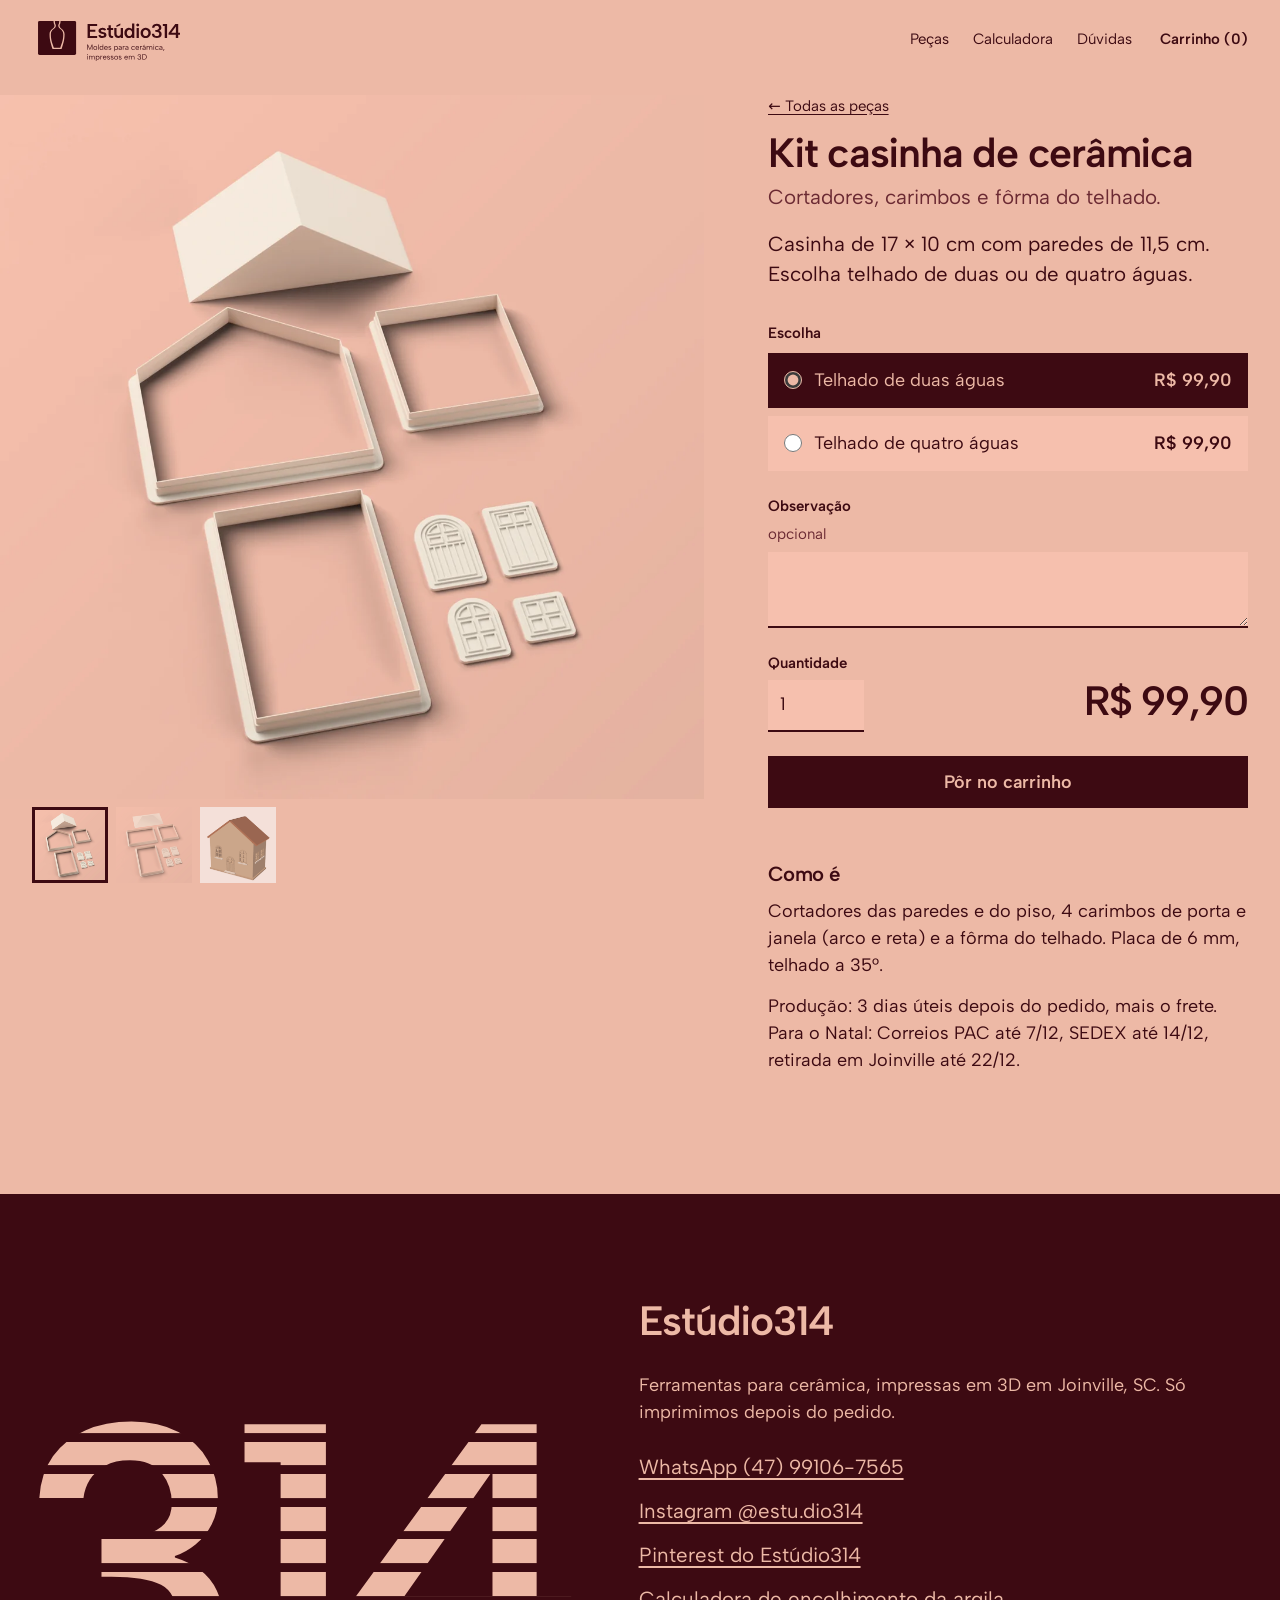
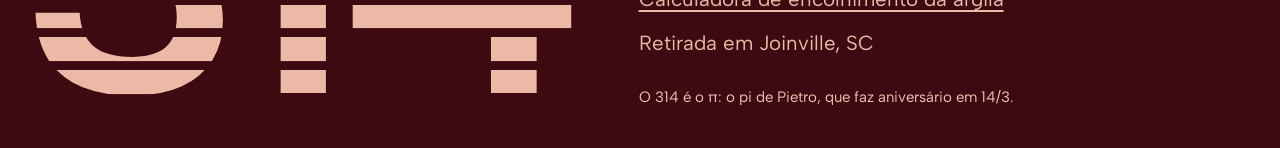
<file: produto/casinha/index.html>
<!doctype html>
<html lang="pt-BR">
<head>
<meta charset="utf-8">
<meta name="viewport" content="width=device-width, initial-scale=1">
<title>Molde de casinha de cerâmica com cortadores | Estúdio314</title>
<meta name="description" content="Cortadores das paredes e do piso, 4 carimbos de porta e janela e fôrma do telhado de 2 ou 4 águas. Casinha de 17 × 10 cm, paredes de 11,5 cm.">
<link rel="canonical" href="https://estudio314.com.br/produto/casinha/">
<meta property="og:type" content="website">
<meta property="og:locale" content="pt_BR">
<meta property="og:site_name" content="Estúdio314">
<meta property="og:title" content="Molde de casinha de cerâmica com cortadores | Estúdio314">
<meta property="og:description" content="Cortadores das paredes e do piso, 4 carimbos de porta e janela e fôrma do telhado de 2 ou 4 águas. Casinha de 17 × 10 cm, paredes de 11,5 cm.">
<meta property="og:url" content="https://estudio314.com.br/produto/casinha/">
<meta property="og:image" content="https://estudio314.com.br/img/og/casinha-duas-aguas.jpg">
<meta property="og:image:type" content="image/jpeg">
<meta property="og:image:width" content="1200">
<meta property="og:image:height" content="630">
<meta name="theme-color" content="#3D0A12">
<link rel="icon" href="/icone.svg" type="image/svg+xml">
<link rel="preload" href="/fontes/AlbertSans-Regular.ttf" as="font" type="font/ttf" crossorigin>
<link rel="stylesheet" href="/css/loja.css">
<script type="application/ld+json">{"@context":"https://schema.org","@id":"https://estudio314.com.br/produto/casinha/#produto","name":"Kit casinha de cerâmica (cortadores, carimbos e fôrma do telhado)","description":"Cortadores das paredes e do piso, 4 carimbos de porta e janela (arco e reta) e a fôrma do telhado. Placa de 6 mm, telhado a 35°.","url":"https://estudio314.com.br/produto/casinha/","image":["https://estudio314.com.br/img/produtos/casinha-duas-aguas.webp","https://estudio314.com.br/img/produtos/casinha-quatro-aguas.webp","https://estudio314.com.br/img/produtos/casinha-resultado.webp"],"brand":{"@type":"Brand","name":"Estúdio314"},"@type":"Product","offers":[{"@type":"Offer","url":"https://estudio314.com.br/produto/casinha/","price":"99.90","priceCurrency":"BRL","availability":"https://schema.org/InStock","itemCondition":"https://schema.org/NewCondition","seller":{"@type":"Organization","@id":"https://estudio314.com.br/#negocio","name":"Estúdio314"},"name":"Telhado de duas águas","sku":"casinha-duas-aguas"},{"@type":"Offer","url":"https://estudio314.com.br/produto/casinha/","price":"99.90","priceCurrency":"BRL","availability":"https://schema.org/InStock","itemCondition":"https://schema.org/NewCondition","seller":{"@type":"Organization","@id":"https://estudio314.com.br/#negocio","name":"Estúdio314"},"name":"Telhado de quatro águas","sku":"casinha-quatro-aguas"}]}</script>
<script src="/js/catalogo.js" defer></script>
<script src="/js/loja.js" type="module"></script>
</head>
<body class="pagina-produto">
<a class="pular" href="#conteudo">Pular para o produto</a>
<header class="barra"><a class="marca" href="/" aria-label="Estúdio314, página inicial"><img src="/img/marca/estudio314-horizontal-sangue.svg" alt="" width="151" height="45"></a><nav aria-label="Principal"><a href="/#pecas">Peças</a><a href="/calculadora-de-encolhimento/">Calculadora</a><a href="/#perguntas">Dúvidas</a></nav><button class="botao-carrinho" type="button" data-abrir-carrinho aria-haspopup="dialog">Carrinho <span data-contagem>(0)</span></button></header>
<main id="conteudo" class="produto">
  <div class="produto-fotos">
    <img class="produto-principal" data-foto-principal src="/img/produtos/casinha-duas-aguas.webp" alt="Cortadores, carimbos de porta e janela e fôrma do telhado de duas águas" width="1200" height="1200">
    <ul class="produto-miniaturas" aria-label="Mais fotos"><li><button type="button" data-foto="/img/produtos/casinha-duas-aguas.webp" data-alt="Cortadores, carimbos de porta e janela e fôrma do telhado de duas águas" aria-pressed="true"><img src="/img/produtos/casinha-duas-aguas.webp" alt="Cortadores, carimbos de porta e janela e fôrma do telhado de duas águas" width="120" height="120" loading="lazy"></button></li><li><button type="button" data-foto="/img/produtos/casinha-quatro-aguas.webp" data-alt="Kit da casinha com a fôrma do telhado de quatro águas" aria-pressed="false"><img src="/img/produtos/casinha-quatro-aguas.webp" alt="Kit da casinha com a fôrma do telhado de quatro águas" width="120" height="120" loading="lazy"></button></li><li><button type="button" data-foto="/img/produtos/casinha-resultado.webp" data-alt="Prévia da casinha montada" aria-pressed="false"><img src="/img/produtos/casinha-resultado.webp" alt="Prévia da casinha montada" width="120" height="120" loading="lazy"></button></li></ul>
  </div>
  <div class="produto-info">
    <p class="volta"><a href="/#pecas">← Todas as peças</a></p>
    <h1>Kit casinha de cerâmica</h1><p class="peca-extra">Cortadores, carimbos e fôrma do telhado.</p>
    <p class="produto-resumo">Casinha de 17 × 10 cm com paredes de 11,5 cm. Escolha telhado de duas ou de quatro águas.</p>
    <form class="produto-form" data-produto="casinha">
      <fieldset class="variantes">
        <legend>Escolha</legend>
        <label><input type="radio" name="variante" value="duas-aguas" checked> <span class="v-nome">Telhado de duas águas</span> <span class="v-preco">R$ 99,90</span></label>
        <label><input type="radio" name="variante" value="quatro-aguas"> <span class="v-nome">Telhado de quatro águas</span> <span class="v-preco">R$ 99,90</span></label>
      </fieldset>
      
      <label class="campo">Observação <span class="campo-dica">opcional</span><textarea name="obs" rows="2" maxlength="300"></textarea></label>
      <div class="comprar">
        <label class="qtd">Quantidade <input name="qtd" type="number" min="1" max="20" value="1" inputmode="numeric"></label>
        <p class="preco-atual" aria-live="polite" data-preco>R$ 99,90</p>
      </div>
      <button class="botao" type="submit">Pôr no carrinho</button>
      <noscript><p><a href="https://wa.me/5547991067565?text=Oi!%20Quero%20o%20Kit%20casinha%20de%20cer%C3%A2mica%20(cortadores%2C%20carimbos%20e%20f%C3%B4rma%20do%20telhado).">Pedir pelo WhatsApp</a></p></noscript>
    </form>
    <div class="produto-descricao">
      <h2>Como é</h2>
      <p>Cortadores das paredes e do piso, 4 carimbos de porta e janela (arco e reta) e a fôrma do telhado. Placa de 6 mm, telhado a 35°.</p>
      <p>Produção: 3 dias úteis depois do pedido, mais o frete. Para o Natal: Correios PAC até 7/12, SEDEX até 14/12, retirada em Joinville até 22/12.</p>
      
    </div>
  </div>
</main>

<footer class="rodape">
  <p class="rodape-314" aria-hidden="true">314</p>
  <div class="rodape-texto">
    <p class="rodape-assina">Estúdio314</p>
    <p>Ferramentas para cerâmica, impressas em 3D em Joinville, SC. Só imprimimos depois do pedido.</p>
    <ul>
      <li><a href="https://wa.me/5547991067565?text=Oi!%20Vim%20pelo%20site%20do%20Est%C3%BAdio314.">WhatsApp (47) 99106-7565</a></li>
      <li><a href="https://www.instagram.com/estu.dio314/">Instagram @estu.dio314</a></li>
      <li><a href="https://br.pinterest.com/estudio314ceramica/">Pinterest do Estúdio314</a></li>
      <li><a href="/calculadora-de-encolhimento/">Calculadora de encolhimento da argila</a></li>
      <li>Retirada em Joinville, SC</li>
    </ul>
    <p class="rodape-nota">O 314 é o π: o pi de Pietro, que faz aniversário em 14/3.</p>
  </div>
</footer>

<dialog class="carrinho" id="carrinho" aria-labelledby="carrinho-titulo">
  <div class="carrinho-topo">
    <h2 id="carrinho-titulo">Seu pedido</h2>
    <button type="button" class="fechar" data-fechar-carrinho>Fechar</button>
  </div>
  <p class="vazio" data-vazio>O carrinho está vazio. <a href="/#pecas">Ver as peças</a></p>
  <ul class="itens" data-itens></ul>
  <form class="fechar-pedido" data-fechar-pedido hidden>
    <p class="total">Total das peças <strong data-total>R$ 0,00</strong></p>
    <fieldset>
      <legend>Entrega</legend>
      <label><input type="radio" name="entrega" value="correios" checked> Correios, para todo o Brasil</label>
      <label><input type="radio" name="entrega" value="retirada"> Retirar em Joinville</label>
    </fieldset>
    <label class="campo" data-campo-cep>CEP para calcular o frete <input name="cep" inputmode="numeric" autocomplete="postal-code" maxlength="9" spellcheck="false" placeholder="89200-000"></label>
    <label class="campo">Seu nome <input name="nome" autocomplete="name"></label>
    <button class="botao" type="submit">Fechar pedido no WhatsApp</button>
    <p class="nota">Abre o WhatsApp com o pedido escrito. Frete e pagamento a gente combina por lá. Natal: Correios PAC até 7/12, SEDEX até 14/12, retirada até 22/12. Carimbo personalizado: PAC até 2/12, SEDEX até 9/12, retirada até 17/12.</p>
  </form>
</dialog>
</body>
</html>
</file>
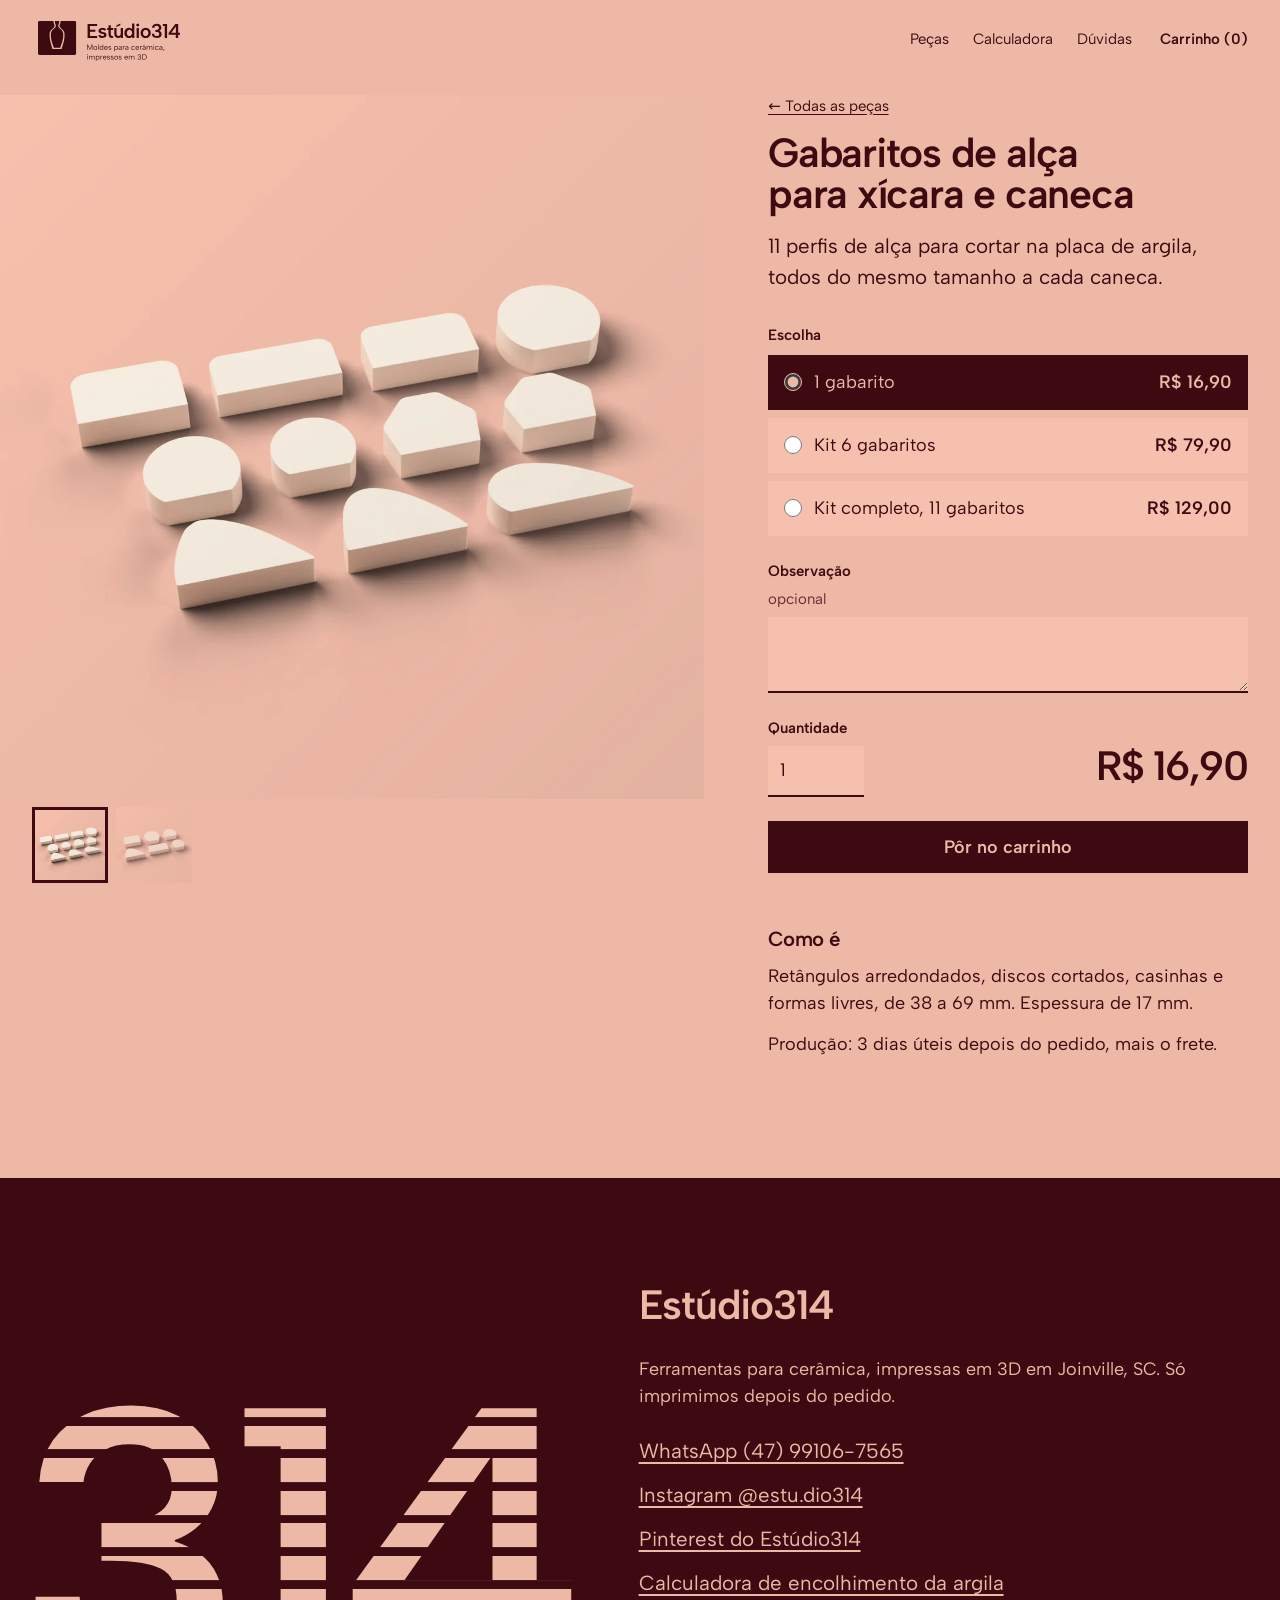
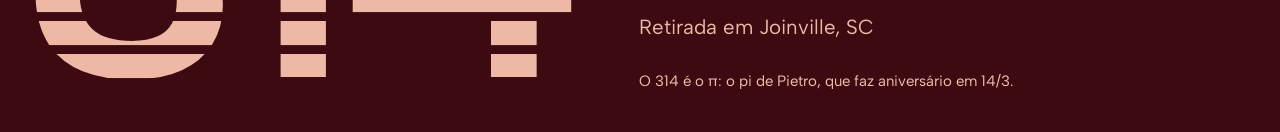
<file: produto/gabaritos-alca/index.html>
<!doctype html>
<html lang="pt-BR">
<head>
<meta charset="utf-8">
<meta name="viewport" content="width=device-width, initial-scale=1">
<title>Gabarito de alça para xícara e caneca de cerâmica</title>
<meta name="description" content="11 perfis de alça para xícara e caneca, de 38 a 69 mm. Toda alça da fornada sai com o mesmo formato. Gabarito avulso, kit de 6 ou kit de 11.">
<link rel="canonical" href="https://estudio314.com.br/produto/gabaritos-alca/">
<meta property="og:type" content="website">
<meta property="og:locale" content="pt_BR">
<meta property="og:site_name" content="Estúdio314">
<meta property="og:title" content="Gabarito de alça para xícara e caneca de cerâmica">
<meta property="og:description" content="11 perfis de alça para xícara e caneca, de 38 a 69 mm. Toda alça da fornada sai com o mesmo formato. Gabarito avulso, kit de 6 ou kit de 11.">
<meta property="og:url" content="https://estudio314.com.br/produto/gabaritos-alca/">
<meta property="og:image" content="https://estudio314.com.br/img/og/gabaritos-alca-kit11.jpg">
<meta property="og:image:type" content="image/jpeg">
<meta property="og:image:width" content="1200">
<meta property="og:image:height" content="630">
<meta name="theme-color" content="#3D0A12">
<link rel="icon" href="/icone.svg" type="image/svg+xml">
<link rel="preload" href="/fontes/AlbertSans-Regular.ttf" as="font" type="font/ttf" crossorigin>
<link rel="stylesheet" href="/css/loja.css">
<script type="application/ld+json">{"@context":"https://schema.org","@id":"https://estudio314.com.br/produto/gabaritos-alca/#produto","name":"Gabaritos de alça para xícara e caneca","description":"Retângulos arredondados, discos cortados, casinhas e formas livres, de 38 a 69 mm. Espessura de 17 mm.","url":"https://estudio314.com.br/produto/gabaritos-alca/","image":["https://estudio314.com.br/img/produtos/gabaritos-alca-kit11.webp","https://estudio314.com.br/img/produtos/gabaritos-alca-kit6.webp"],"brand":{"@type":"Brand","name":"Estúdio314"},"@type":"Product","offers":[{"@type":"Offer","url":"https://estudio314.com.br/produto/gabaritos-alca/","price":"16.90","priceCurrency":"BRL","availability":"https://schema.org/InStock","itemCondition":"https://schema.org/NewCondition","seller":{"@type":"Organization","@id":"https://estudio314.com.br/#negocio","name":"Estúdio314"},"name":"1 gabarito","sku":"gabaritos-alca-avulso"},{"@type":"Offer","url":"https://estudio314.com.br/produto/gabaritos-alca/","price":"79.90","priceCurrency":"BRL","availability":"https://schema.org/InStock","itemCondition":"https://schema.org/NewCondition","seller":{"@type":"Organization","@id":"https://estudio314.com.br/#negocio","name":"Estúdio314"},"name":"Kit 6 gabaritos","sku":"gabaritos-alca-kit-6"},{"@type":"Offer","url":"https://estudio314.com.br/produto/gabaritos-alca/","price":"129.00","priceCurrency":"BRL","availability":"https://schema.org/InStock","itemCondition":"https://schema.org/NewCondition","seller":{"@type":"Organization","@id":"https://estudio314.com.br/#negocio","name":"Estúdio314"},"name":"Kit completo, 11 gabaritos","sku":"gabaritos-alca-kit-11"}]}</script>
<script src="/js/catalogo.js" defer></script>
<script src="/js/loja.js" type="module"></script>
</head>
<body class="pagina-produto">
<a class="pular" href="#conteudo">Pular para o produto</a>
<header class="barra"><a class="marca" href="/" aria-label="Estúdio314, página inicial"><img src="/img/marca/estudio314-horizontal-sangue.svg" alt="" width="151" height="45"></a><nav aria-label="Principal"><a href="/#pecas">Peças</a><a href="/calculadora-de-encolhimento/">Calculadora</a><a href="/#perguntas">Dúvidas</a></nav><button class="botao-carrinho" type="button" data-abrir-carrinho aria-haspopup="dialog">Carrinho <span data-contagem>(0)</span></button></header>
<main id="conteudo" class="produto">
  <div class="produto-fotos">
    <img class="produto-principal" data-foto-principal src="/img/produtos/gabaritos-alca-kit11.webp" alt="Os 11 gabaritos de alça em PLA claro" width="1200" height="1200">
    <ul class="produto-miniaturas" aria-label="Mais fotos"><li><button type="button" data-foto="/img/produtos/gabaritos-alca-kit11.webp" data-alt="Os 11 gabaritos de alça em PLA claro" aria-pressed="true"><img src="/img/produtos/gabaritos-alca-kit11.webp" alt="Os 11 gabaritos de alça em PLA claro" width="120" height="120" loading="lazy"></button></li><li><button type="button" data-foto="/img/produtos/gabaritos-alca-kit6.webp" data-alt="Kit com 6 gabaritos de alça" aria-pressed="false"><img src="/img/produtos/gabaritos-alca-kit6.webp" alt="Kit com 6 gabaritos de alça" width="120" height="120" loading="lazy"></button></li></ul>
  </div>
  <div class="produto-info">
    <p class="volta"><a href="/#pecas">← Todas as peças</a></p>
    <h1>Gabaritos de alça para xícara e caneca</h1>
    <p class="produto-resumo">11 perfis de alça para cortar na placa de argila, todos do mesmo tamanho a cada caneca.</p>
    <form class="produto-form" data-produto="gabaritos-alca">
      <fieldset class="variantes">
        <legend>Escolha</legend>
        <label><input type="radio" name="variante" value="avulso" checked> <span class="v-nome">1 gabarito</span> <span class="v-preco">R$ 16,90</span></label>
        <label><input type="radio" name="variante" value="kit-6"> <span class="v-nome">Kit 6 gabaritos</span> <span class="v-preco">R$ 79,90</span></label>
        <label><input type="radio" name="variante" value="kit-11"> <span class="v-nome">Kit completo, 11 gabaritos</span> <span class="v-preco">R$ 129,00</span></label>
      </fieldset>
      
      <label class="campo">Observação <span class="campo-dica">opcional</span><textarea name="obs" rows="2" maxlength="300"></textarea></label>
      <div class="comprar">
        <label class="qtd">Quantidade <input name="qtd" type="number" min="1" max="20" value="1" inputmode="numeric"></label>
        <p class="preco-atual" aria-live="polite" data-preco>R$ 16,90</p>
      </div>
      <button class="botao" type="submit">Pôr no carrinho</button>
      <noscript><p><a href="https://wa.me/5547991067565?text=Oi!%20Quero%20o%20Gabaritos%20de%20al%C3%A7a%20para%20x%C3%ADcara%20e%20caneca.">Pedir pelo WhatsApp</a></p></noscript>
    </form>
    <div class="produto-descricao">
      <h2>Como é</h2>
      <p>Retângulos arredondados, discos cortados, casinhas e formas livres, de 38 a 69 mm. Espessura de 17 mm.</p>
      <p>Produção: 3 dias úteis depois do pedido, mais o frete. </p>
      
    </div>
  </div>
</main>

<footer class="rodape">
  <p class="rodape-314" aria-hidden="true">314</p>
  <div class="rodape-texto">
    <p class="rodape-assina">Estúdio314</p>
    <p>Ferramentas para cerâmica, impressas em 3D em Joinville, SC. Só imprimimos depois do pedido.</p>
    <ul>
      <li><a href="https://wa.me/5547991067565?text=Oi!%20Vim%20pelo%20site%20do%20Est%C3%BAdio314.">WhatsApp (47) 99106-7565</a></li>
      <li><a href="https://www.instagram.com/estu.dio314/">Instagram @estu.dio314</a></li>
      <li><a href="https://br.pinterest.com/estudio314ceramica/">Pinterest do Estúdio314</a></li>
      <li><a href="/calculadora-de-encolhimento/">Calculadora de encolhimento da argila</a></li>
      <li>Retirada em Joinville, SC</li>
    </ul>
    <p class="rodape-nota">O 314 é o π: o pi de Pietro, que faz aniversário em 14/3.</p>
  </div>
</footer>

<dialog class="carrinho" id="carrinho" aria-labelledby="carrinho-titulo">
  <div class="carrinho-topo">
    <h2 id="carrinho-titulo">Seu pedido</h2>
    <button type="button" class="fechar" data-fechar-carrinho>Fechar</button>
  </div>
  <p class="vazio" data-vazio>O carrinho está vazio. <a href="/#pecas">Ver as peças</a></p>
  <ul class="itens" data-itens></ul>
  <form class="fechar-pedido" data-fechar-pedido hidden>
    <p class="total">Total das peças <strong data-total>R$ 0,00</strong></p>
    <fieldset>
      <legend>Entrega</legend>
      <label><input type="radio" name="entrega" value="correios" checked> Correios, para todo o Brasil</label>
      <label><input type="radio" name="entrega" value="retirada"> Retirar em Joinville</label>
    </fieldset>
    <label class="campo" data-campo-cep>CEP para calcular o frete <input name="cep" inputmode="numeric" autocomplete="postal-code" maxlength="9" spellcheck="false" placeholder="89200-000"></label>
    <label class="campo">Seu nome <input name="nome" autocomplete="name"></label>
    <button class="botao" type="submit">Fechar pedido no WhatsApp</button>
    <p class="nota">Abre o WhatsApp com o pedido escrito. Frete e pagamento a gente combina por lá. Natal: Correios PAC até 7/12, SEDEX até 14/12, retirada até 22/12. Carimbo personalizado: PAC até 2/12, SEDEX até 9/12, retirada até 17/12.</p>
  </form>
</dialog>
</body>
</html>
</file>
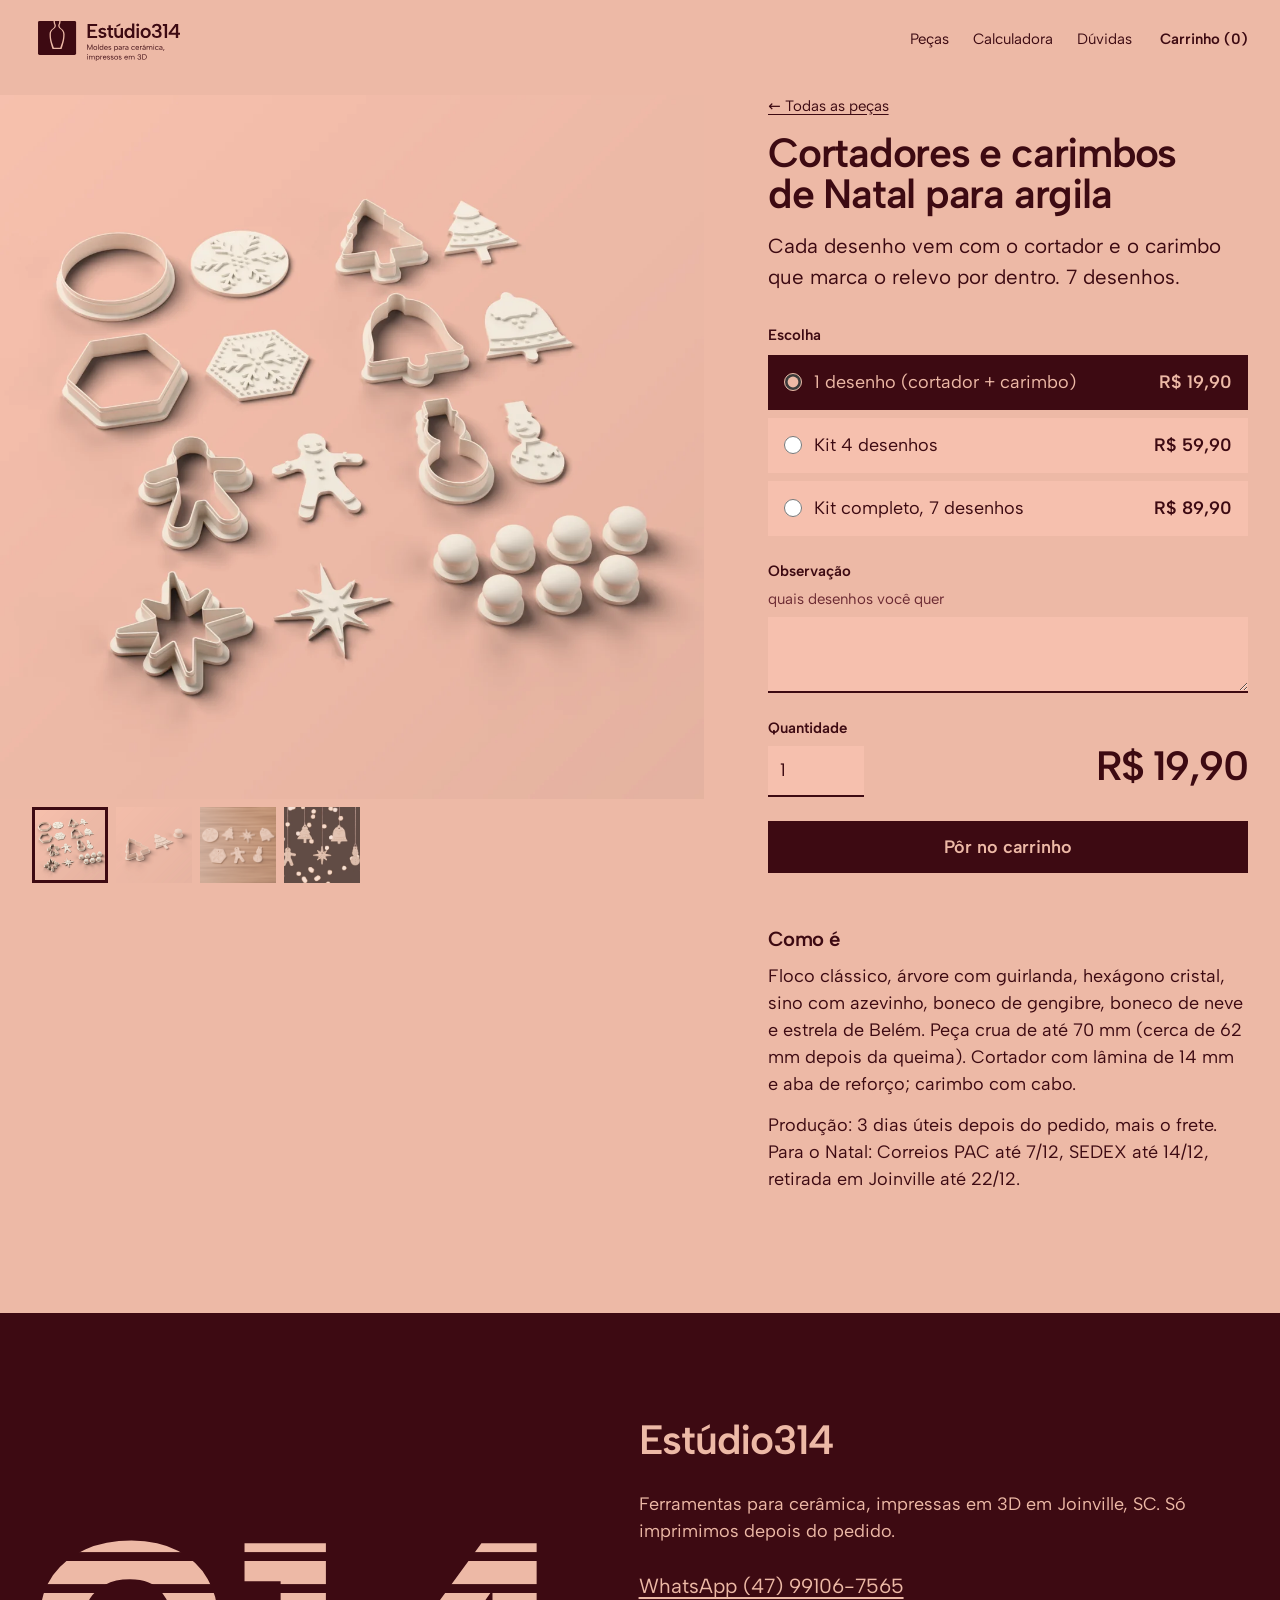
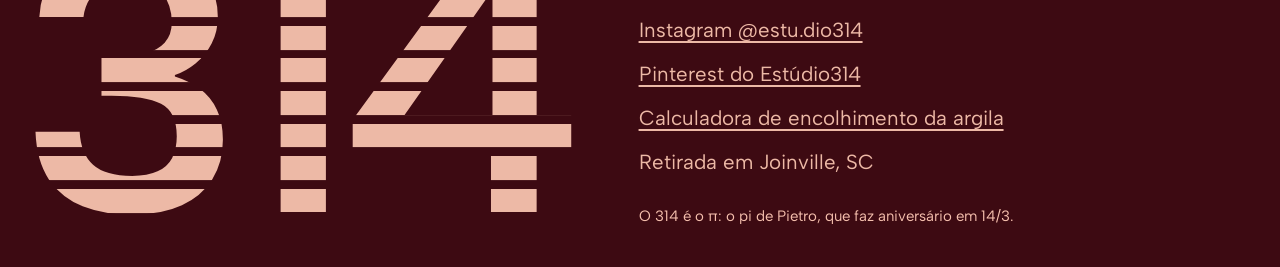
<file: produto/kit-natal/index.html>
<!doctype html>
<html lang="pt-BR">
<head>
<meta charset="utf-8">
<meta name="viewport" content="width=device-width, initial-scale=1">
<title>Cortador e carimbo de Natal para argila | Estúdio314</title>
<meta name="description" content="Floco, árvore, sino, cristal, boneco de gengibre, boneco de neve e estrela. Cada desenho tem cortador e carimbo do relevo. Peça de 62 mm queimada.">
<link rel="canonical" href="https://estudio314.com.br/produto/kit-natal/">
<meta property="og:type" content="website">
<meta property="og:locale" content="pt_BR">
<meta property="og:site_name" content="Estúdio314">
<meta property="og:title" content="Cortador e carimbo de Natal para argila | Estúdio314">
<meta property="og:description" content="Floco, árvore, sino, cristal, boneco de gengibre, boneco de neve e estrela. Cada desenho tem cortador e carimbo do relevo. Peça de 62 mm queimada.">
<meta property="og:url" content="https://estudio314.com.br/produto/kit-natal/">
<meta property="og:image" content="https://estudio314.com.br/img/og/kit-natal-kit7.jpg">
<meta property="og:image:type" content="image/jpeg">
<meta property="og:image:width" content="1200">
<meta property="og:image:height" content="630">
<meta name="theme-color" content="#3D0A12">
<link rel="icon" href="/icone.svg" type="image/svg+xml">
<link rel="preload" href="/fontes/AlbertSans-Regular.ttf" as="font" type="font/ttf" crossorigin>
<link rel="stylesheet" href="/css/loja.css">
<script type="application/ld+json">{"@context":"https://schema.org","@id":"https://estudio314.com.br/produto/kit-natal/#produto","name":"Cortadores e carimbos de Natal para argila","description":"Floco clássico, árvore com guirlanda, hexágono cristal, sino com azevinho, boneco de gengibre, boneco de neve e estrela de Belém. Peça crua de até 70 mm (cerca de 62 mm depois da queima). Cortador com lâmina de 14 mm e aba de reforço; carimbo com cabo.","url":"https://estudio314.com.br/produto/kit-natal/","image":["https://estudio314.com.br/img/produtos/kit-natal-kit7.webp","https://estudio314.com.br/img/produtos/kit-natal-par.webp","https://estudio314.com.br/img/produtos/kit-natal-resultado-mesa.webp","https://estudio314.com.br/img/produtos/kit-natal-resultado-pendurados.webp"],"brand":{"@type":"Brand","name":"Estúdio314"},"@type":"Product","offers":[{"@type":"Offer","url":"https://estudio314.com.br/produto/kit-natal/","price":"19.90","priceCurrency":"BRL","availability":"https://schema.org/InStock","itemCondition":"https://schema.org/NewCondition","seller":{"@type":"Organization","@id":"https://estudio314.com.br/#negocio","name":"Estúdio314"},"name":"1 desenho (cortador + carimbo)","sku":"kit-natal-par"},{"@type":"Offer","url":"https://estudio314.com.br/produto/kit-natal/","price":"59.90","priceCurrency":"BRL","availability":"https://schema.org/InStock","itemCondition":"https://schema.org/NewCondition","seller":{"@type":"Organization","@id":"https://estudio314.com.br/#negocio","name":"Estúdio314"},"name":"Kit 4 desenhos","sku":"kit-natal-kit-4"},{"@type":"Offer","url":"https://estudio314.com.br/produto/kit-natal/","price":"89.90","priceCurrency":"BRL","availability":"https://schema.org/InStock","itemCondition":"https://schema.org/NewCondition","seller":{"@type":"Organization","@id":"https://estudio314.com.br/#negocio","name":"Estúdio314"},"name":"Kit completo, 7 desenhos","sku":"kit-natal-kit-7"}]}</script>
<script src="/js/catalogo.js" defer></script>
<script src="/js/loja.js" type="module"></script>
</head>
<body class="pagina-produto">
<a class="pular" href="#conteudo">Pular para o produto</a>
<header class="barra"><a class="marca" href="/" aria-label="Estúdio314, página inicial"><img src="/img/marca/estudio314-horizontal-sangue.svg" alt="" width="151" height="45"></a><nav aria-label="Principal"><a href="/#pecas">Peças</a><a href="/calculadora-de-encolhimento/">Calculadora</a><a href="/#perguntas">Dúvidas</a></nav><button class="botao-carrinho" type="button" data-abrir-carrinho aria-haspopup="dialog">Carrinho <span data-contagem>(0)</span></button></header>
<main id="conteudo" class="produto">
  <div class="produto-fotos">
    <img class="produto-principal" data-foto-principal src="/img/produtos/kit-natal-kit7.webp" alt="Os 7 cortadores de Natal com os carimbos que marcam o relevo" width="1200" height="1200">
    <ul class="produto-miniaturas" aria-label="Mais fotos"><li><button type="button" data-foto="/img/produtos/kit-natal-kit7.webp" data-alt="Os 7 cortadores de Natal com os carimbos que marcam o relevo" aria-pressed="true"><img src="/img/produtos/kit-natal-kit7.webp" alt="Os 7 cortadores de Natal com os carimbos que marcam o relevo" width="120" height="120" loading="lazy"></button></li><li><button type="button" data-foto="/img/produtos/kit-natal-par.webp" data-alt="Um cortador de floco de neve com o carimbo" aria-pressed="false"><img src="/img/produtos/kit-natal-par.webp" alt="Um cortador de floco de neve com o carimbo" width="120" height="120" loading="lazy"></button></li><li><button type="button" data-foto="/img/produtos/kit-natal-resultado-mesa.webp" data-alt="Enfeites de argila crua feitos com o kit, sobre uma mesa de madeira" aria-pressed="false"><img src="/img/produtos/kit-natal-resultado-mesa.webp" alt="Enfeites de argila crua feitos com o kit, sobre uma mesa de madeira" width="120" height="120" loading="lazy"></button></li><li><button type="button" data-foto="/img/produtos/kit-natal-resultado-pendurados.webp" data-alt="Enfeites de cerâmica pendurados por fitas" aria-pressed="false"><img src="/img/produtos/kit-natal-resultado-pendurados.webp" alt="Enfeites de cerâmica pendurados por fitas" width="120" height="120" loading="lazy"></button></li></ul>
  </div>
  <div class="produto-info">
    <p class="volta"><a href="/#pecas">← Todas as peças</a></p>
    <h1>Cortadores e carimbos de Natal para argila</h1>
    <p class="produto-resumo">Cada desenho vem com o cortador e o carimbo que marca o relevo por dentro. 7 desenhos.</p>
    <form class="produto-form" data-produto="kit-natal">
      <fieldset class="variantes">
        <legend>Escolha</legend>
        <label><input type="radio" name="variante" value="par" checked> <span class="v-nome">1 desenho (cortador + carimbo)</span> <span class="v-preco">R$ 19,90</span></label>
        <label><input type="radio" name="variante" value="kit-4"> <span class="v-nome">Kit 4 desenhos</span> <span class="v-preco">R$ 59,90</span></label>
        <label><input type="radio" name="variante" value="kit-7"> <span class="v-nome">Kit completo, 7 desenhos</span> <span class="v-preco">R$ 89,90</span></label>
      </fieldset>
      
      <label class="campo">Observação <span class="campo-dica">quais desenhos você quer</span><textarea name="obs" rows="2" maxlength="300"></textarea></label>
      <div class="comprar">
        <label class="qtd">Quantidade <input name="qtd" type="number" min="1" max="20" value="1" inputmode="numeric"></label>
        <p class="preco-atual" aria-live="polite" data-preco>R$ 19,90</p>
      </div>
      <button class="botao" type="submit">Pôr no carrinho</button>
      <noscript><p><a href="https://wa.me/5547991067565?text=Oi!%20Quero%20o%20Cortadores%20e%20carimbos%20de%20Natal%20para%20argila.">Pedir pelo WhatsApp</a></p></noscript>
    </form>
    <div class="produto-descricao">
      <h2>Como é</h2>
      <p>Floco clássico, árvore com guirlanda, hexágono cristal, sino com azevinho, boneco de gengibre, boneco de neve e estrela de Belém. Peça crua de até 70 mm (cerca de 62 mm depois da queima). Cortador com lâmina de 14 mm e aba de reforço; carimbo com cabo.</p>
      <p>Produção: 3 dias úteis depois do pedido, mais o frete. Para o Natal: Correios PAC até 7/12, SEDEX até 14/12, retirada em Joinville até 22/12.</p>
      
    </div>
  </div>
</main>

<footer class="rodape">
  <p class="rodape-314" aria-hidden="true">314</p>
  <div class="rodape-texto">
    <p class="rodape-assina">Estúdio314</p>
    <p>Ferramentas para cerâmica, impressas em 3D em Joinville, SC. Só imprimimos depois do pedido.</p>
    <ul>
      <li><a href="https://wa.me/5547991067565?text=Oi!%20Vim%20pelo%20site%20do%20Est%C3%BAdio314.">WhatsApp (47) 99106-7565</a></li>
      <li><a href="https://www.instagram.com/estu.dio314/">Instagram @estu.dio314</a></li>
      <li><a href="https://br.pinterest.com/estudio314ceramica/">Pinterest do Estúdio314</a></li>
      <li><a href="/calculadora-de-encolhimento/">Calculadora de encolhimento da argila</a></li>
      <li>Retirada em Joinville, SC</li>
    </ul>
    <p class="rodape-nota">O 314 é o π: o pi de Pietro, que faz aniversário em 14/3.</p>
  </div>
</footer>

<dialog class="carrinho" id="carrinho" aria-labelledby="carrinho-titulo">
  <div class="carrinho-topo">
    <h2 id="carrinho-titulo">Seu pedido</h2>
    <button type="button" class="fechar" data-fechar-carrinho>Fechar</button>
  </div>
  <p class="vazio" data-vazio>O carrinho está vazio. <a href="/#pecas">Ver as peças</a></p>
  <ul class="itens" data-itens></ul>
  <form class="fechar-pedido" data-fechar-pedido hidden>
    <p class="total">Total das peças <strong data-total>R$ 0,00</strong></p>
    <fieldset>
      <legend>Entrega</legend>
      <label><input type="radio" name="entrega" value="correios" checked> Correios, para todo o Brasil</label>
      <label><input type="radio" name="entrega" value="retirada"> Retirar em Joinville</label>
    </fieldset>
    <label class="campo" data-campo-cep>CEP para calcular o frete <input name="cep" inputmode="numeric" autocomplete="postal-code" maxlength="9" spellcheck="false" placeholder="89200-000"></label>
    <label class="campo">Seu nome <input name="nome" autocomplete="name"></label>
    <button class="botao" type="submit">Fechar pedido no WhatsApp</button>
    <p class="nota">Abre o WhatsApp com o pedido escrito. Frete e pagamento a gente combina por lá. Natal: Correios PAC até 7/12, SEDEX até 14/12, retirada até 22/12. Carimbo personalizado: PAC até 2/12, SEDEX até 9/12, retirada até 17/12.</p>
  </form>
</dialog>
</body>
</html>
</file>
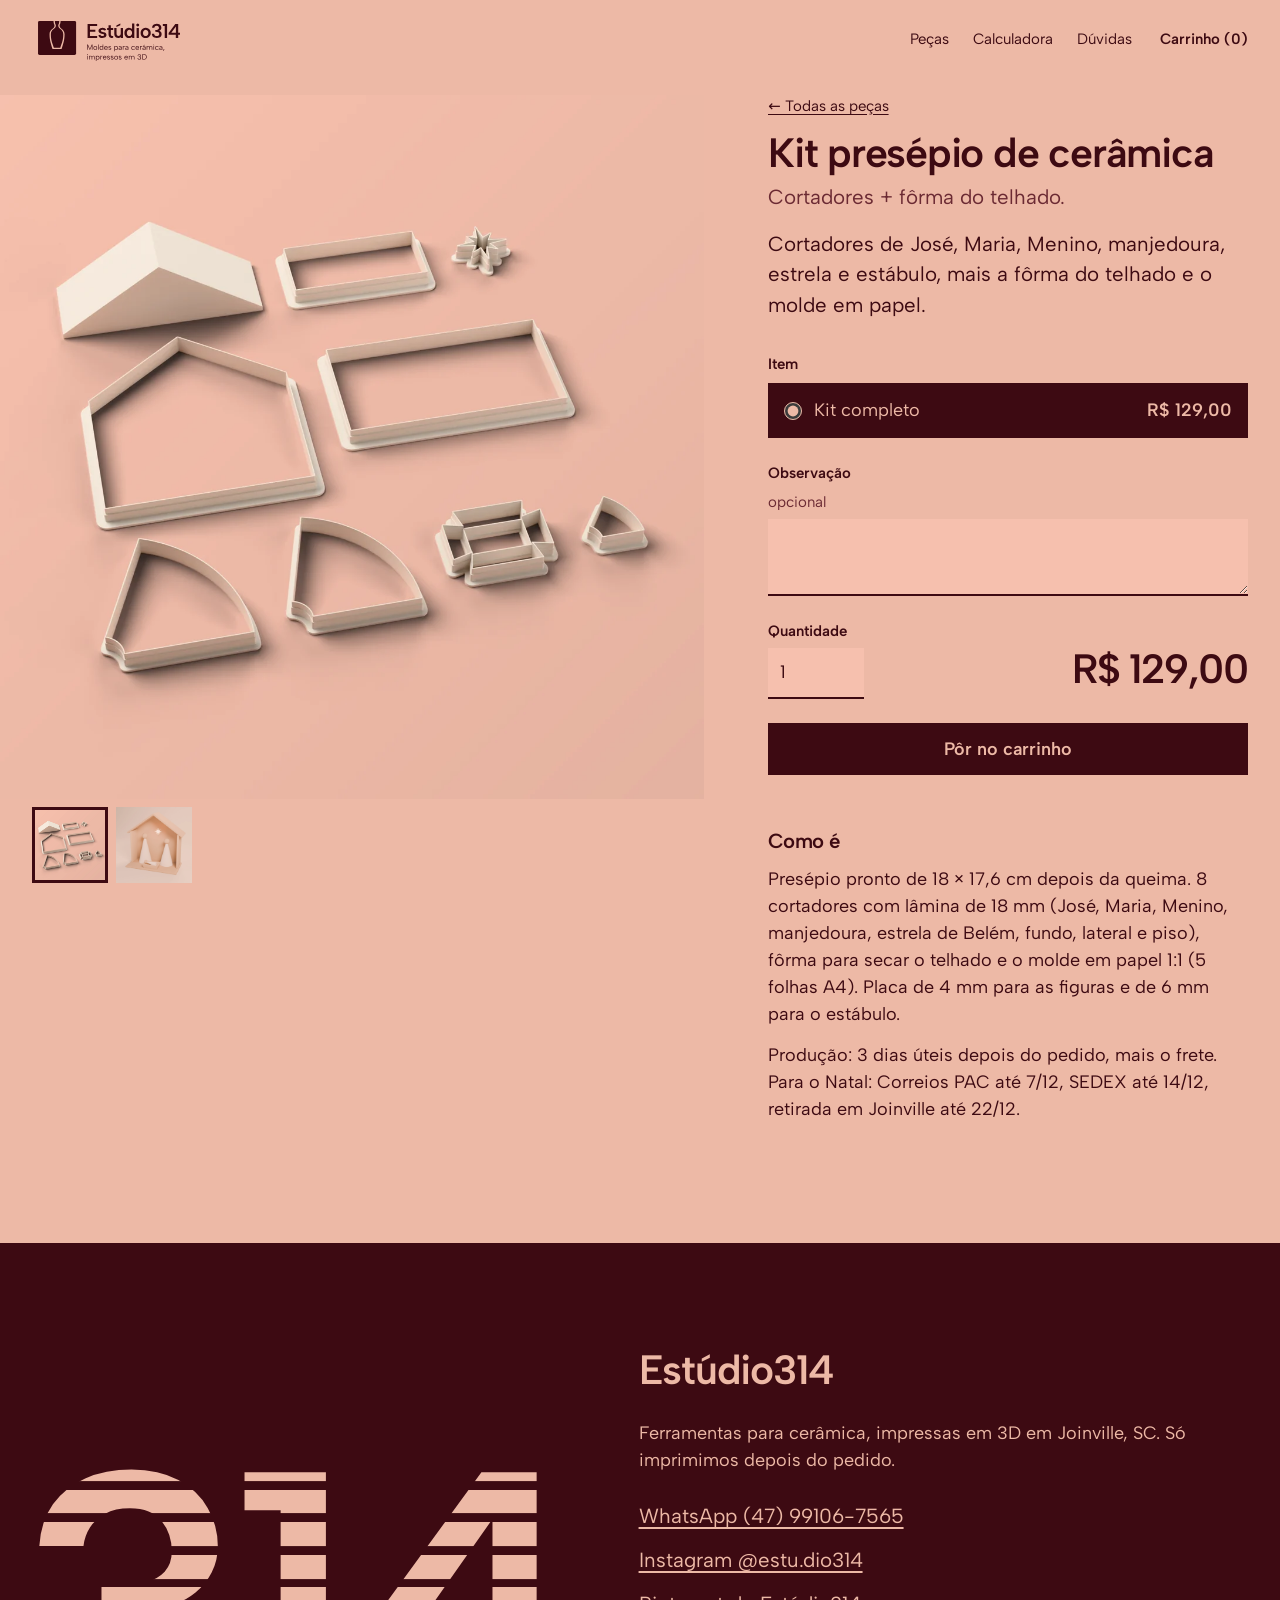
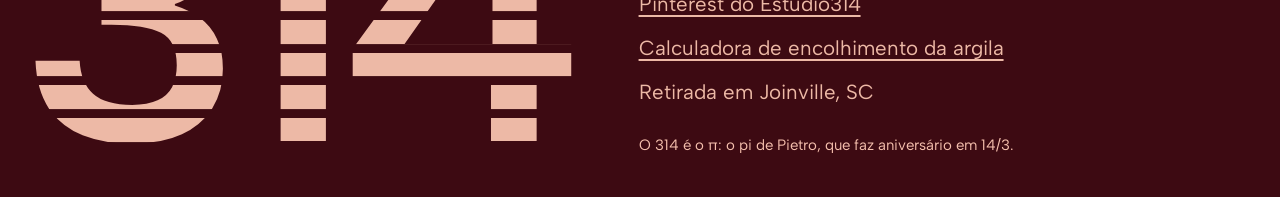
<file: produto/presepio/index.html>
<!doctype html>
<html lang="pt-BR">
<head>
<meta charset="utf-8">
<meta name="viewport" content="width=device-width, initial-scale=1">
<title>Molde de presépio de cerâmica: kit completo | Estúdio314</title>
<meta name="description" content="Cortadores de José, Maria, Menino, manjedoura, estrela e estábulo, fôrma do telhado e molde em papel. Presépio de 18 × 17,6 cm depois da queima.">
<link rel="canonical" href="https://estudio314.com.br/produto/presepio/">
<meta property="og:type" content="website">
<meta property="og:locale" content="pt_BR">
<meta property="og:site_name" content="Estúdio314">
<meta property="og:title" content="Molde de presépio de cerâmica: kit completo | Estúdio314">
<meta property="og:description" content="Cortadores de José, Maria, Menino, manjedoura, estrela e estábulo, fôrma do telhado e molde em papel. Presépio de 18 × 17,6 cm depois da queima.">
<meta property="og:url" content="https://estudio314.com.br/produto/presepio/">
<meta property="og:image" content="https://estudio314.com.br/img/og/presepio-kit.jpg">
<meta property="og:image:type" content="image/jpeg">
<meta property="og:image:width" content="1200">
<meta property="og:image:height" content="630">
<meta name="theme-color" content="#3D0A12">
<link rel="icon" href="/icone.svg" type="image/svg+xml">
<link rel="preload" href="/fontes/AlbertSans-Regular.ttf" as="font" type="font/ttf" crossorigin>
<link rel="stylesheet" href="/css/loja.css">
<script type="application/ld+json">{"@context":"https://schema.org","@id":"https://estudio314.com.br/produto/presepio/#produto","name":"Kit presépio de cerâmica (cortadores + fôrma do telhado)","description":"Presépio pronto de 18 × 17,6 cm depois da queima. 8 cortadores com lâmina de 18 mm (José, Maria, Menino, manjedoura, estrela de Belém, fundo, lateral e piso), fôrma para secar o telhado e o molde em papel 1:1 (5 folhas A4). Placa de 4 mm para as figuras e de 6 mm para o estábulo.","url":"https://estudio314.com.br/produto/presepio/","image":["https://estudio314.com.br/img/produtos/presepio-kit.webp","https://estudio314.com.br/img/produtos/presepio-resultado.webp"],"brand":{"@type":"Brand","name":"Estúdio314"},"@type":"Product","offers":[{"@type":"Offer","url":"https://estudio314.com.br/produto/presepio/","price":"129.00","priceCurrency":"BRL","availability":"https://schema.org/InStock","itemCondition":"https://schema.org/NewCondition","seller":{"@type":"Organization","@id":"https://estudio314.com.br/#negocio","name":"Estúdio314"},"name":"Kit completo","sku":"presepio-kit"}]}</script>
<script src="/js/catalogo.js" defer></script>
<script src="/js/loja.js" type="module"></script>
</head>
<body class="pagina-produto">
<a class="pular" href="#conteudo">Pular para o produto</a>
<header class="barra"><a class="marca" href="/" aria-label="Estúdio314, página inicial"><img src="/img/marca/estudio314-horizontal-sangue.svg" alt="" width="151" height="45"></a><nav aria-label="Principal"><a href="/#pecas">Peças</a><a href="/calculadora-de-encolhimento/">Calculadora</a><a href="/#perguntas">Dúvidas</a></nav><button class="botao-carrinho" type="button" data-abrir-carrinho aria-haspopup="dialog">Carrinho <span data-contagem>(0)</span></button></header>
<main id="conteudo" class="produto">
  <div class="produto-fotos">
    <img class="produto-principal" data-foto-principal src="/img/produtos/presepio-kit.webp" alt="Os 8 cortadores do presépio e a fôrma do telhado" width="1200" height="1200">
    <ul class="produto-miniaturas" aria-label="Mais fotos"><li><button type="button" data-foto="/img/produtos/presepio-kit.webp" data-alt="Os 8 cortadores do presépio e a fôrma do telhado" aria-pressed="true"><img src="/img/produtos/presepio-kit.webp" alt="Os 8 cortadores do presépio e a fôrma do telhado" width="120" height="120" loading="lazy"></button></li><li><button type="button" data-foto="/img/produtos/presepio-resultado.webp" data-alt="Presépio de cerâmica montado com o kit" aria-pressed="false"><img src="/img/produtos/presepio-resultado.webp" alt="Presépio de cerâmica montado com o kit" width="120" height="120" loading="lazy"></button></li></ul>
  </div>
  <div class="produto-info">
    <p class="volta"><a href="/#pecas">← Todas as peças</a></p>
    <h1>Kit presépio de cerâmica</h1><p class="peca-extra">Cortadores + fôrma do telhado.</p>
    <p class="produto-resumo">Cortadores de José, Maria, Menino, manjedoura, estrela e estábulo, mais a fôrma do telhado e o molde em papel.</p>
    <form class="produto-form" data-produto="presepio">
      <fieldset class="variantes">
        <legend>Item</legend>
        <label><input type="radio" name="variante" value="kit" checked> <span class="v-nome">Kit completo</span> <span class="v-preco">R$ 129,00</span></label>
      </fieldset>
      
      <label class="campo">Observação <span class="campo-dica">opcional</span><textarea name="obs" rows="2" maxlength="300"></textarea></label>
      <div class="comprar">
        <label class="qtd">Quantidade <input name="qtd" type="number" min="1" max="20" value="1" inputmode="numeric"></label>
        <p class="preco-atual" aria-live="polite" data-preco>R$ 129,00</p>
      </div>
      <button class="botao" type="submit">Pôr no carrinho</button>
      <noscript><p><a href="https://wa.me/5547991067565?text=Oi!%20Quero%20o%20Kit%20pres%C3%A9pio%20de%20cer%C3%A2mica%20(cortadores%20%2B%20f%C3%B4rma%20do%20telhado).">Pedir pelo WhatsApp</a></p></noscript>
    </form>
    <div class="produto-descricao">
      <h2>Como é</h2>
      <p>Presépio pronto de 18 × 17,6 cm depois da queima. 8 cortadores com lâmina de 18 mm (José, Maria, Menino, manjedoura, estrela de Belém, fundo, lateral e piso), fôrma para secar o telhado e o molde em papel 1:1 (5 folhas A4). Placa de 4 mm para as figuras e de 6 mm para o estábulo.</p>
      <p>Produção: 3 dias úteis depois do pedido, mais o frete. Para o Natal: Correios PAC até 7/12, SEDEX até 14/12, retirada em Joinville até 22/12.</p>
      
    </div>
  </div>
</main>

<footer class="rodape">
  <p class="rodape-314" aria-hidden="true">314</p>
  <div class="rodape-texto">
    <p class="rodape-assina">Estúdio314</p>
    <p>Ferramentas para cerâmica, impressas em 3D em Joinville, SC. Só imprimimos depois do pedido.</p>
    <ul>
      <li><a href="https://wa.me/5547991067565?text=Oi!%20Vim%20pelo%20site%20do%20Est%C3%BAdio314.">WhatsApp (47) 99106-7565</a></li>
      <li><a href="https://www.instagram.com/estu.dio314/">Instagram @estu.dio314</a></li>
      <li><a href="https://br.pinterest.com/estudio314ceramica/">Pinterest do Estúdio314</a></li>
      <li><a href="/calculadora-de-encolhimento/">Calculadora de encolhimento da argila</a></li>
      <li>Retirada em Joinville, SC</li>
    </ul>
    <p class="rodape-nota">O 314 é o π: o pi de Pietro, que faz aniversário em 14/3.</p>
  </div>
</footer>

<dialog class="carrinho" id="carrinho" aria-labelledby="carrinho-titulo">
  <div class="carrinho-topo">
    <h2 id="carrinho-titulo">Seu pedido</h2>
    <button type="button" class="fechar" data-fechar-carrinho>Fechar</button>
  </div>
  <p class="vazio" data-vazio>O carrinho está vazio. <a href="/#pecas">Ver as peças</a></p>
  <ul class="itens" data-itens></ul>
  <form class="fechar-pedido" data-fechar-pedido hidden>
    <p class="total">Total das peças <strong data-total>R$ 0,00</strong></p>
    <fieldset>
      <legend>Entrega</legend>
      <label><input type="radio" name="entrega" value="correios" checked> Correios, para todo o Brasil</label>
      <label><input type="radio" name="entrega" value="retirada"> Retirar em Joinville</label>
    </fieldset>
    <label class="campo" data-campo-cep>CEP para calcular o frete <input name="cep" inputmode="numeric" autocomplete="postal-code" maxlength="9" spellcheck="false" placeholder="89200-000"></label>
    <label class="campo">Seu nome <input name="nome" autocomplete="name"></label>
    <button class="botao" type="submit">Fechar pedido no WhatsApp</button>
    <p class="nota">Abre o WhatsApp com o pedido escrito. Frete e pagamento a gente combina por lá. Natal: Correios PAC até 7/12, SEDEX até 14/12, retirada até 22/12. Carimbo personalizado: PAC até 2/12, SEDEX até 9/12, retirada até 17/12.</p>
  </form>
</dialog>
</body>
</html>
</file>
<file: css/loja.css>
@font-face { font-family: "Albert Sans"; src: url("/fontes/AlbertSans-Regular.ttf") format("truetype"); font-weight: 400; font-display: swap; }
@font-face { font-family: "Albert Sans"; src: url("/fontes/AlbertSans-SemiBold.ttf") format("truetype"); font-weight: 600; font-display: swap; }

:root {
  --bg: #EDB9A6;        /* biscoito: argila na 1ª queima */
  --surface: #F6C0AE;   /* um passo mais claro (fundo dos renders) */
  --step: #E3A994;      /* um passo mais escuro */
  --ink: #3D0A12;       /* sangue de boi: o esmalte */
  --muted: #6B2A33;     /* 6:1 sobre o biscoito */
  --fonte: "Albert Sans", system-ui, sans-serif;
  --margem: 16px;
  --t-mini: 15px;
  --t-texto: 17px;
  --t-fato: clamp(20px, 1.6vw, 26px);
  --t-sub: clamp(28px, 3.2vw, 48px);
  --t-titulo: clamp(36px, 5.4vw, 80px);
  --t-gigante: clamp(72px, 13vw, 220px);
  /* camadas da impressão 3D: passo de 3 mm, fresta de 27% */
  --camadas: url("data:image/svg+xml,%3Csvg xmlns='http://www.w3.org/2000/svg' width='10' height='100' preserveAspectRatio='none'%3E%3Crect width='10' height='73'/%3E%3C/svg%3E");
  color-scheme: light;
}
@media (min-width: 900px) { :root { --margem: 32px; --t-texto: 18px; } }

* { box-sizing: border-box; }
html { -webkit-text-size-adjust: 100%; scroll-behavior: smooth; }
body { margin: 0; background: var(--bg); color: var(--ink); font: 400 var(--t-texto)/1.5 var(--fonte); overflow-x: hidden; }
img { display: block; max-width: 100%; height: auto; }
h1, h2, h3 { font-weight: 600; letter-spacing: -0.03em; line-height: 1; margin: 0; text-wrap: balance; }
p { margin: 0; }
a { color: inherit; text-underline-offset: 0.18em; }
a:hover { text-decoration-thickness: 2px; }
:focus-visible { outline: 3px solid var(--ink); outline-offset: 3px; }
.barra-escura :focus-visible, .natal :focus-visible, .rodape :focus-visible { outline-color: var(--bg); }
label:has(input:focus-visible) { outline: 3px solid var(--ink); outline-offset: 2px; }
::selection { background: var(--ink); color: var(--bg); }
.sr { position: absolute; width: 1px; height: 1px; overflow: hidden; clip-path: inset(50%); white-space: nowrap; }
.pular { position: absolute; left: var(--margem); top: -100px; z-index: 20; background: var(--ink); color: var(--bg); padding: 12px 16px; }
.pular:focus { top: 12px; }
section { padding: 96px var(--margem); }
@media (min-width: 900px) { section { padding: 160px var(--margem); } }
section > h2 { font-size: var(--t-titulo); max-width: 16ch; }

/* ---------- botões ---------- */
.botao { display: inline-flex; align-items: center; justify-content: center; min-height: 52px; padding: 0 28px; border: 0; border-radius: 0;
  background: var(--ink); color: var(--bg); font: 600 var(--t-texto)/1 var(--fonte); text-decoration: none; cursor: pointer;
  transition: transform .15s ease, background-color .15s ease; }
.botao:hover { background: #5A1C25; }
.botao:active { transform: translateY(2px); }
.botao-carrinho { font: 600 var(--t-mini)/1 var(--fonte); color: inherit; background: none; border: 0; padding: 12px 0 12px 12px; cursor: pointer; }
.botao-carrinho:hover { text-decoration: underline; }

/* ---------- barra ---------- */
.barra { display: flex; align-items: center; gap: 16px; padding: 12px var(--margem); position: relative; z-index: 3; }
.barra .marca { margin-right: auto; }
.barra .marca img { width: 120px; }
.barra { flex-wrap: wrap; }
.barra nav { display: flex; order: 3; width: 100%; gap: 24px; font-size: var(--t-mini); margin-top: -8px; }
.barra nav a { text-decoration: none; padding: 12px 0; }
.barra nav a:hover { text-decoration: underline; }
.barra-escura { color: var(--bg); }
@media (min-width: 720px) {
  .barra { flex-wrap: nowrap; }
  .barra nav { order: 0; width: auto; margin-top: 0; }
  .barra .marca img { width: 151px; }
}

/* ---------- herói: o objeto na emenda entre esmalte e argila ---------- */
.heroi { --emenda: 46svh; position: relative; min-height: 100svh; overflow: hidden; padding-bottom: 48px; }
.heroi-painel { position: absolute; inset: 12px 12px auto; height: var(--emenda); background: var(--ink); }
.heroi-painel .barra { padding-inline: calc(var(--margem) - 12px); }
.heroi-objeto { position: relative; z-index: 2; width: 120vw; max-width: none; margin: calc(var(--emenda) + 12px - 60vw) 0 0 -14vw; }
.heroi-texto { position: relative; z-index: 2; padding: 0 var(--margem); margin-top: -12vw; max-width: 40rem; }
.heroi h1 { font-size: clamp(28px, 7.2vw, 44px); letter-spacing: -0.035em; line-height: 1.02; }
.heroi h1 span { display: block; color: var(--muted); }
.heroi-texto p { margin: 16px 0 24px; max-width: 34ch; }
@media (min-width: 900px) {
  .heroi { --emenda: 50vh; min-height: max(100vh, 680px); padding: 0; }
  .heroi-objeto { position: absolute; width: 54vw; left: 45vw; top: calc(var(--emenda) + 12px - 27vw); margin: 0; }
  .heroi-texto { position: absolute; left: 0; top: calc(var(--emenda) + 12px); margin: 0; width: 46vw; padding: 0 var(--margem) 0 calc(var(--margem) + 12px); transform: translateY(-100%); padding-bottom: 28px; }
  .heroi h1 { font-size: clamp(36px, 3.2vw, 56px); color: var(--bg); }
  .heroi h1 span { color: var(--surface); opacity: .82; }
  .heroi-texto p { position: absolute; top: 100%; margin-top: 56px; }
  .heroi-texto .botao { position: absolute; top: 100%; margin-top: 180px; }
}

/* ---------- peças: objeto grande, fatos ao lado ---------- */
.pecas > h2 { margin-bottom: 56px; }
.lista-pecas { list-style: none; margin: 0; padding: 0; display: grid; gap: 96px; }
.peca { display: grid; gap: 24px; }
.peca-foto { display: block; overflow: hidden; margin-inline: calc(var(--margem) * -1); }
.peca-foto img { width: 100%; transition: transform .6s cubic-bezier(.2,.7,.2,1); }
.peca-foto:hover img { transform: scale(1.03); }
.peca h3 { font-size: var(--t-sub); max-width: 20ch; }
.peca-extra { color: var(--muted); margin-top: 8px !important; font-size: var(--t-fato); }
.peca h3 a { text-decoration: none; }
.peca h3 a:hover { text-decoration: underline; text-decoration-thickness: 3px; }
.peca-texto > p { margin-top: 16px; max-width: 44ch; }
.peca-preco { font-size: var(--t-fato); font-weight: 600; margin-top: 20px !important; }
.peca-variantes { list-style: none; padding: 0; margin: 12px 0 28px; font-size: var(--t-mini); color: var(--muted); }
.peca-variantes li { display: flex; justify-content: space-between; gap: 16px; max-width: 26rem; padding: 4px 0; }
.peca-variantes span { font-variant-numeric: tabular-nums; white-space: nowrap; }
@media (min-width: 900px) {
  .lista-pecas { gap: 112px; }
  .peca { grid-template-columns: 6fr 5fr; gap: 64px; align-items: center; }
  .peca-foto { margin: 0 0 0 calc(var(--margem) * -1); }
  .peca-inversa { grid-template-columns: 5fr 6fr; }
  .peca-inversa .peca-foto { order: 2; margin: 0 calc(var(--margem) * -1) 0 0; }
}

/* ---------- Natal: campo inteiro de esmalte ---------- */
.natal { background: var(--ink); color: var(--bg); }
.natal-datas { display: grid; gap: 28px; margin: 56px 0; }
.natal-datas p { font-size: var(--t-fato); }
.natal-datas strong { display: block; font-size: var(--t-gigante); letter-spacing: -0.05em; line-height: .9; font-variant-numeric: tabular-nums; margin-bottom: 12px;
  -webkit-mask: var(--camadas) 0 0 / 100% 0.09em repeat; mask: var(--camadas) 0 0 / 100% 0.09em repeat; }
.natal > p { max-width: 52ch; }
.natal > p + p { margin-top: 16px; }
@media (min-width: 720px) { .natal-datas { grid-template-columns: repeat(3, auto); justify-content: start; column-gap: 8vw; } .natal-datas strong { font-size: clamp(72px, 9vw, 150px); } }

/* ---------- calculadora ---------- */
.calc { display: grid; gap: 48px; }
.calc h1, .calc h2 { font-size: var(--t-titulo); max-width: 14ch; }
.calc-texto p { margin-top: 20px; max-width: 48ch; }
.calc-dica { color: var(--muted); font-size: var(--t-mini); }
.calc-form { display: grid; gap: 20px; align-content: start; }
.calc-form label { display: grid; gap: 6px; font-size: var(--t-mini); font-weight: 600; }
.entrada { display: flex; align-items: baseline; gap: 10px; font-size: var(--t-fato); font-weight: 400; }
.calc-form input { width: 7ch; font: 600 clamp(32px, 4vw, 56px)/1.1 var(--fonte); color: var(--ink); background: var(--surface);
  border: 0; border-bottom: 3px solid var(--ink); padding: 6px 10px; border-radius: 0; font-variant-numeric: tabular-nums; }
.calc-entradas { display: flex; flex-wrap: wrap; gap: 20px 40px; }
.calc-resultado { display: block; margin-top: 40px; }
.calc-numero { display: block; font-size: var(--t-gigante); font-weight: 600; letter-spacing: -0.05em; line-height: .9; font-variant-numeric: tabular-nums; white-space: nowrap;
  -webkit-mask: var(--camadas) 0 0 / 100% 0.09em repeat; mask: var(--camadas) 0 0 / 100% 0.09em repeat; }
.calc-resultado [data-detalhe] { display: block; margin-top: 12px; font-size: var(--t-fato); }
@media (min-width: 900px) { .calc { grid-template-columns: 5fr 7fr; gap: 64px; } }
.pagina-calc .calc { padding-top: 64px; }
.calc-pecas { background: var(--surface); }
.calc-pecas h2 { font-size: var(--t-sub); }
.calc-pecas p { margin-top: 16px; }

/* ---------- passos: telhas que crescem ---------- */
.passos-lista { list-style: none; padding: 0; margin: 48px 0 0; display: grid; gap: 28px; }
.passo-tile { overflow: hidden; display: grid; place-items: center; }
.passo-tile img { width: 100%; height: 100%; object-fit: contain; }
.passo-1 .passo-tile { background: var(--surface); height: 46vw; }
.passo-2 .passo-tile { background: var(--step); height: 62vw; }
.passo-3 .passo-tile { background: var(--ink); height: 78vw; }
.passo-3 .passo-tile img { object-fit: cover; }
.passo h3 { font-size: var(--t-fato); margin-top: 16px; letter-spacing: -0.02em; }
.passo p { margin-top: 6px; max-width: 36ch; }
@media (min-width: 900px) {
  .passos { display: grid; grid-template-columns: repeat(12, 1fr); column-gap: 10px; }
  .passos > h2 { grid-column: 1 / 8; grid-row: 1; align-self: start; }
  .passos-lista { grid-column: 1 / -1; grid-row: 1; display: grid; grid-template-columns: 3fr 4fr 5fr; align-items: end; gap: 10px; margin: 0; }
  .passo-1 .passo-tile { height: 30vh; } .passo-2 .passo-tile { height: 44vh; } .passo-3 .passo-tile { height: 66vh; }
  .passos > h2 { margin-top: 0; max-width: 9ch; }
  .passo-1, .passo-2 { padding-top: 34vh; }
}

/* ---------- em breve ---------- */
.em-breve { background: var(--surface); }
.em-breve > p { margin-top: 20px; max-width: 48ch; }
.eb-lista { list-style: none; padding: 0; margin: 56px 0 0; display: grid; gap: 20px 64px; }
.eb-lista li { display: flex; justify-content: space-between; align-items: baseline; gap: 16px; font-size: var(--t-fato); }
.eb-nome { font-weight: 600; }
.eb-preco { color: var(--muted); font-size: var(--t-mini); white-space: nowrap; font-variant-numeric: tabular-nums; }
@media (min-width: 900px) { .eb-lista { grid-template-columns: 1fr 1fr; } }

/* ---------- perguntas ---------- */
.perguntas > h2 { font-size: var(--t-titulo); max-width: 18ch; }
.perguntas-lista { margin-top: 64px; display: grid; gap: 12px; }
.perguntas details { padding: 12px 0; }
.perguntas summary { cursor: pointer; list-style: none; display: flex; justify-content: space-between; gap: 16px; font-size: var(--t-fato); padding: 8px 0; }
.perguntas summary::-webkit-details-marker { display: none; }
.perguntas summary::after { content: "+"; font-weight: 600; transition: transform .2s ease; }
.perguntas details[open] { background: var(--surface); margin-inline: calc(var(--margem) * -1); padding: 12px var(--margem) 28px; }
.perguntas details[open] summary::after { transform: rotate(45deg); }
.perguntas details p { margin-top: 8px; max-width: 52ch; }
@media (min-width: 900px) {
  .perguntas-lista { margin-left: calc(4 / 12 * 100%); }
  .perguntas details[open] { margin-inline: -24px; padding-inline: 24px; }
}

/* ---------- rodapé: o verso do cartão ---------- */
.rodape { background: var(--ink); color: var(--bg); padding: 64px var(--margem) 40px; overflow: hidden; }
.rodape-314 { font-size: clamp(160px, 42vw, 640px); font-weight: 600; letter-spacing: -0.04em; line-height: .78; margin: 0 0 48px -0.04em;
  -webkit-mask: var(--camadas) 0 0 / 100% 0.085em repeat; mask: var(--camadas) 0 0 / 100% 0.085em repeat; }
.rodape-texto { display: grid; gap: 20px; max-width: 60rem; }
.rodape-assina { font-size: var(--t-sub); font-weight: 600; letter-spacing: -0.03em; }
.rodape ul { list-style: none; padding: 0; margin: 0; display: grid; gap: 0; font-size: var(--t-fato); }
.rodape ul li { min-height: 44px; display: flex; align-items: center; }
.rodape ul a { display: inline-flex; align-items: center; min-height: 44px; }
.rodape-nota { font-size: var(--t-mini); color: var(--surface); }

/* ---------- página de produto ---------- */
.pagina-produto .barra, .pagina-calc .barra { padding-block: 16px; }
.produto { display: grid; gap: 32px; padding: 8px var(--margem) 120px; }
.produto-fotos { margin-inline: calc(var(--margem) * -1); }
.produto-principal { width: 100%; aspect-ratio: 1; object-fit: cover; background: var(--surface); }
.produto-miniaturas { list-style: none; display: flex; gap: 8px; padding: 8px var(--margem) 0; margin: 0; overflow-x: auto; }
.produto-miniaturas button { padding: 0; border: 0; background: none; cursor: pointer; opacity: .62; transition: opacity .15s; }
.produto-miniaturas button[aria-pressed="true"], .produto-miniaturas button:hover { opacity: 1; }
.produto-miniaturas button[aria-pressed="true"] img { outline: 3px solid var(--ink); outline-offset: -3px; }
.produto-miniaturas img { width: 76px; height: 76px; object-fit: cover; }
.volta { font-size: var(--t-mini); margin-bottom: 16px; }
.produto h1 { font-size: var(--t-sub); }
.produto .peca-extra { margin-top: 8px; }
.produto-resumo { margin-top: 16px; font-size: var(--t-fato); max-width: 36ch; }
.produto-form { margin-top: 32px; display: grid; gap: 24px; }
.produto-form fieldset { border: 0; padding: 0; margin: 0; display: grid; gap: 8px; }
.produto-form legend { font-weight: 600; font-size: var(--t-mini); padding: 0; margin-bottom: 8px; }
.variantes label { display: flex; align-items: center; gap: 12px; background: var(--surface); padding: 14px 16px; cursor: pointer; }
.variantes label:has(input:checked) { background: var(--ink); color: var(--bg); }
.v-nome { flex: 1; } .v-preco { font-weight: 600; font-variant-numeric: tabular-nums; white-space: nowrap; }
.opcao { grid-auto-flow: column; justify-content: start; gap: 8px !important; }
.opcao legend { grid-column: 1 / -1; }
.opcao label { background: var(--surface); padding: 12px 18px; cursor: pointer; display: flex; gap: 8px; align-items: center; }
.opcao label:has(input:checked) { background: var(--ink); color: var(--bg); }
input[type="radio"] { accent-color: var(--ink); width: 18px; height: 18px; margin: 0; }
label:has(input:checked) input[type="radio"] { accent-color: var(--bg); }
.campo { display: grid; gap: 6px; font-size: var(--t-mini); font-weight: 600; }
.campo-dica { font-weight: 400; color: var(--muted); }
.campo input, .campo textarea, .qtd input { font: 400 var(--t-texto)/1.4 var(--fonte); color: var(--ink); background: var(--surface); border: 0; border-bottom: 2px solid var(--ink); border-radius: 0; padding: 12px; width: 100%; }
.comprar { display: flex; align-items: end; justify-content: space-between; gap: 16px; }
.qtd { display: grid; gap: 6px; font-size: var(--t-mini); font-weight: 600; }
.qtd input { width: 6rem; }
.preco-atual { font-size: var(--t-sub); font-weight: 600; letter-spacing: -0.03em; font-variant-numeric: tabular-nums; }
.produto-form .botao { width: 100%; }
.produto-descricao { margin-top: 56px; display: grid; gap: 14px; max-width: 56ch; }
.produto-descricao h2 { font-size: var(--t-fato); }
@media (min-width: 900px) {
  .produto { grid-template-columns: 7fr 5fr; gap: 64px; align-items: start; padding-top: 16px; }
  .produto-fotos { position: sticky; top: 16px; margin: 0 0 0 calc(var(--margem) * -1); }
  .produto-miniaturas { padding-left: var(--margem); }
}

/* ---------- carrinho ---------- */
.carrinho { border: 0; padding: 0; margin: 0 0 0 auto; width: min(100vw, 520px); max-width: 100vw; height: 100dvh; max-height: 100dvh;
  background: var(--bg); color: var(--ink); box-shadow: -12px 0 40px rgb(61 10 18 / .25); overflow-y: auto; overscroll-behavior: contain; }
.carrinho::backdrop { background: rgb(61 10 18 / .5); }
.carrinho-topo { display: flex; justify-content: space-between; align-items: center; padding: 20px var(--margem); position: sticky; top: 0; background: var(--bg); z-index: 1; }
.carrinho h2 { font-size: var(--t-sub); }
.fechar { font: 600 var(--t-mini)/1 var(--fonte); color: inherit; background: var(--surface); border: 0; padding: 12px 16px; cursor: pointer; }
.vazio { padding: 0 var(--margem); }
.itens { list-style: none; margin: 0; padding: 0 var(--margem); display: grid; gap: 16px; }
.itens li { display: grid; grid-template-columns: 72px 1fr auto; gap: 4px 14px; align-items: center; background: var(--surface); padding: 12px; }
.itens img { grid-row: span 2; width: 72px; height: 72px; object-fit: cover; }
.item-nome { font-weight: 600; font-size: var(--t-mini); line-height: 1.3; }
.item-var { font-size: var(--t-mini); color: var(--muted); line-height: 1.35; }
.item-texto { grid-column: 2 / 4; }
.item-qtd { display: flex; align-items: center; gap: 4px; grid-column: 2; }
.item-qtd button, .item-tirar { font: 600 18px/1 var(--fonte); color: var(--ink); background: var(--bg); border: 0; min-width: 44px; height: 44px; cursor: pointer; }
.item-qtd span { min-width: 2ch; text-align: center; font-variant-numeric: tabular-nums; }
.item-preco { grid-column: 3; font-weight: 600; font-variant-numeric: tabular-nums; text-align: right; }
.item-tirar { grid-column: 1; grid-row: 3; font-size: var(--t-mini); background: none; text-decoration: underline; min-width: 0; justify-self: start; padding: 0; }
.fechar-pedido { padding: 24px var(--margem) 40px; display: grid; gap: 20px; }
.total { display: flex; justify-content: space-between; align-items: baseline; font-size: var(--t-fato); }
.total strong { font-size: var(--t-sub); letter-spacing: -0.03em; font-variant-numeric: tabular-nums; }
.fechar-pedido fieldset { border: 0; padding: 0; margin: 0; display: grid; gap: 8px; }
.fechar-pedido legend { font-weight: 600; font-size: var(--t-mini); margin-bottom: 8px; padding: 0; }
.fechar-pedido fieldset label { display: flex; gap: 12px; align-items: center; background: var(--surface); padding: 14px 16px; cursor: pointer; }
.fechar-pedido fieldset label:has(input:checked) { background: var(--ink); color: var(--bg); }
.nota { font-size: var(--t-mini); color: var(--muted); }
[hidden] { display: none !important; }

/* ---------- movimento ---------- */
@media (prefers-reduced-motion: no-preference) {
  .heroi-objeto { animation: obturador 1.1s cubic-bezier(.2,.7,.2,1) both; }
  @keyframes obturador { from { clip-path: inset(0 0 0 100%); transform: scale(1.12); } to { clip-path: inset(0); transform: none; } }
  .entra { opacity: 0; transform: translateY(24px); transition: opacity .7s ease, transform .7s cubic-bezier(.2,.7,.2,1); }
  .entra.visto { opacity: 1; transform: none; }
  .entra:nth-child(2) { transition-delay: .08s; } .entra:nth-child(3) { transition-delay: .16s; }
}
@media (prefers-reduced-motion: reduce) { html { scroll-behavior: auto; } }
@media (min-width: 900px) {
  .rodape { display: grid; grid-template-columns: auto 1fr; align-items: end; column-gap: 64px; padding-top: 96px; }
  .rodape-314 { font-size: clamp(200px, 30vw, 520px); margin-bottom: 0; }
}
button, .botao, summary, label { touch-action: manipulation; }
</file>
